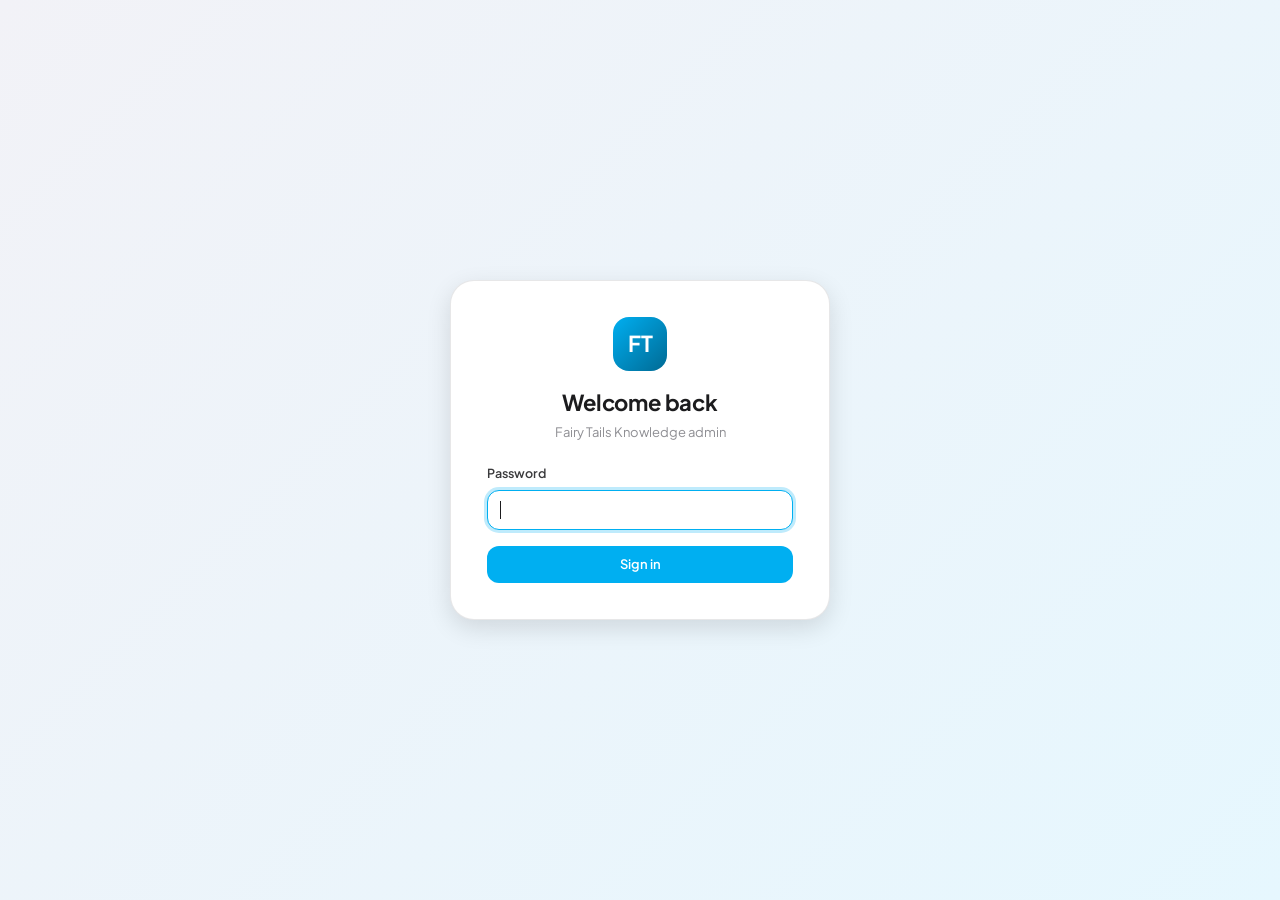
<file: index.html>
<!DOCTYPE html>
<html lang="en">
<head>
  <meta charset="utf-8">
  <meta name="viewport" content="width=device-width, initial-scale=1">
  <title>Fairy Tails Knowledge</title>
  <meta http-equiv="refresh" content="0; url=admin/index.html">
</head>
<body>
  <p>Redirecting to <a href="admin/index.html">the admin dashboard</a>…</p>
</body>
</html>
</file>
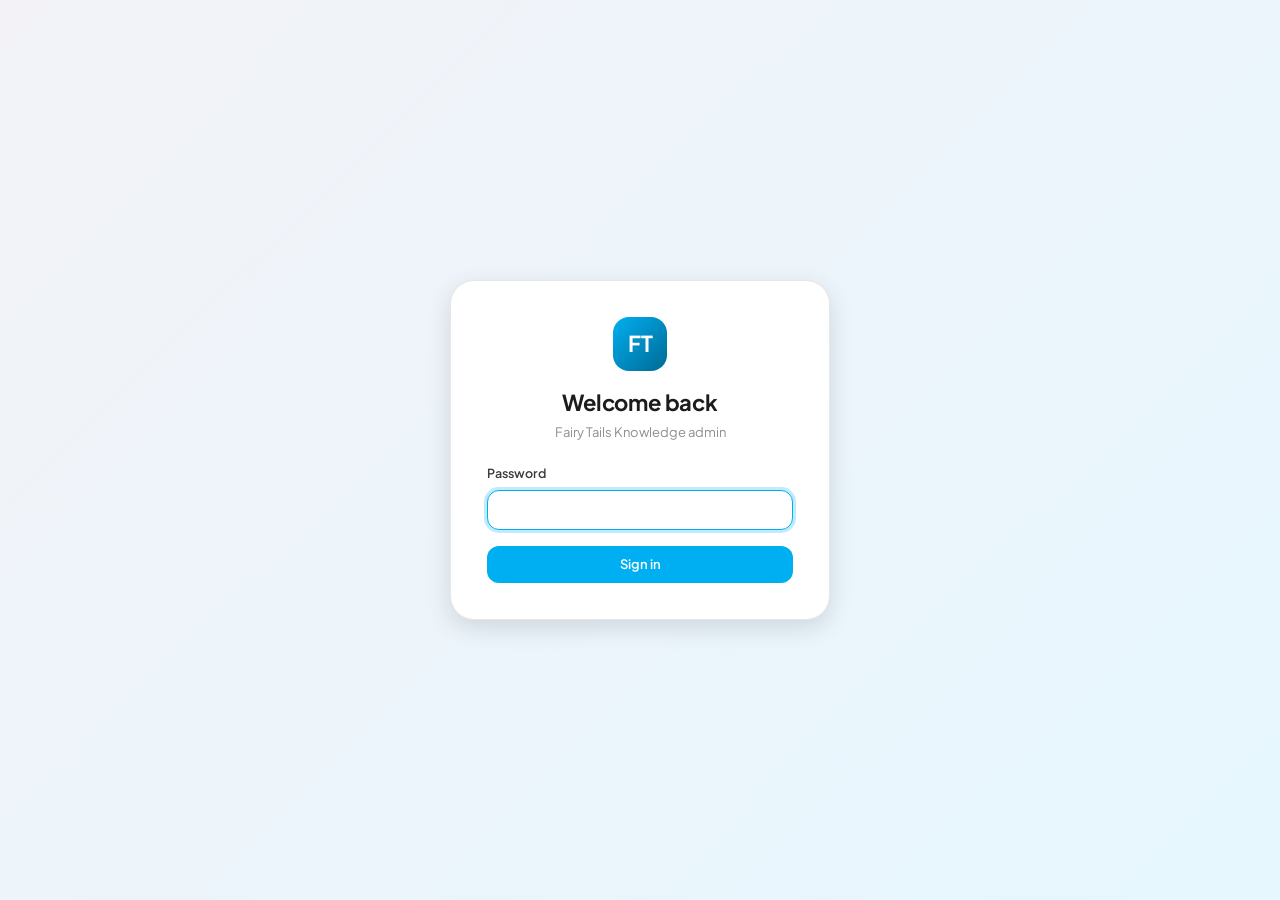
<file: admin/index.html>
<!DOCTYPE html>
<html lang="en">
<head>
  <meta charset="utf-8">
  <meta name="viewport" content="width=device-width, initial-scale=1">
  <title>Fairy Tails Knowledge — loading</title>
  <link rel="stylesheet" href="css/tokens.css">
  <link rel="stylesheet" href="css/base.css">
  <script type="module">
    import { hasValidSession } from "./js/auth.js";
    const target = hasValidSession() ? "dashboard.html" : "login.html";
    location.replace(target);
  </script>
</head>
<body>
  <main>
    <p class="muted center">Loading…</p>
  </main>
</body>
</html>
</file>
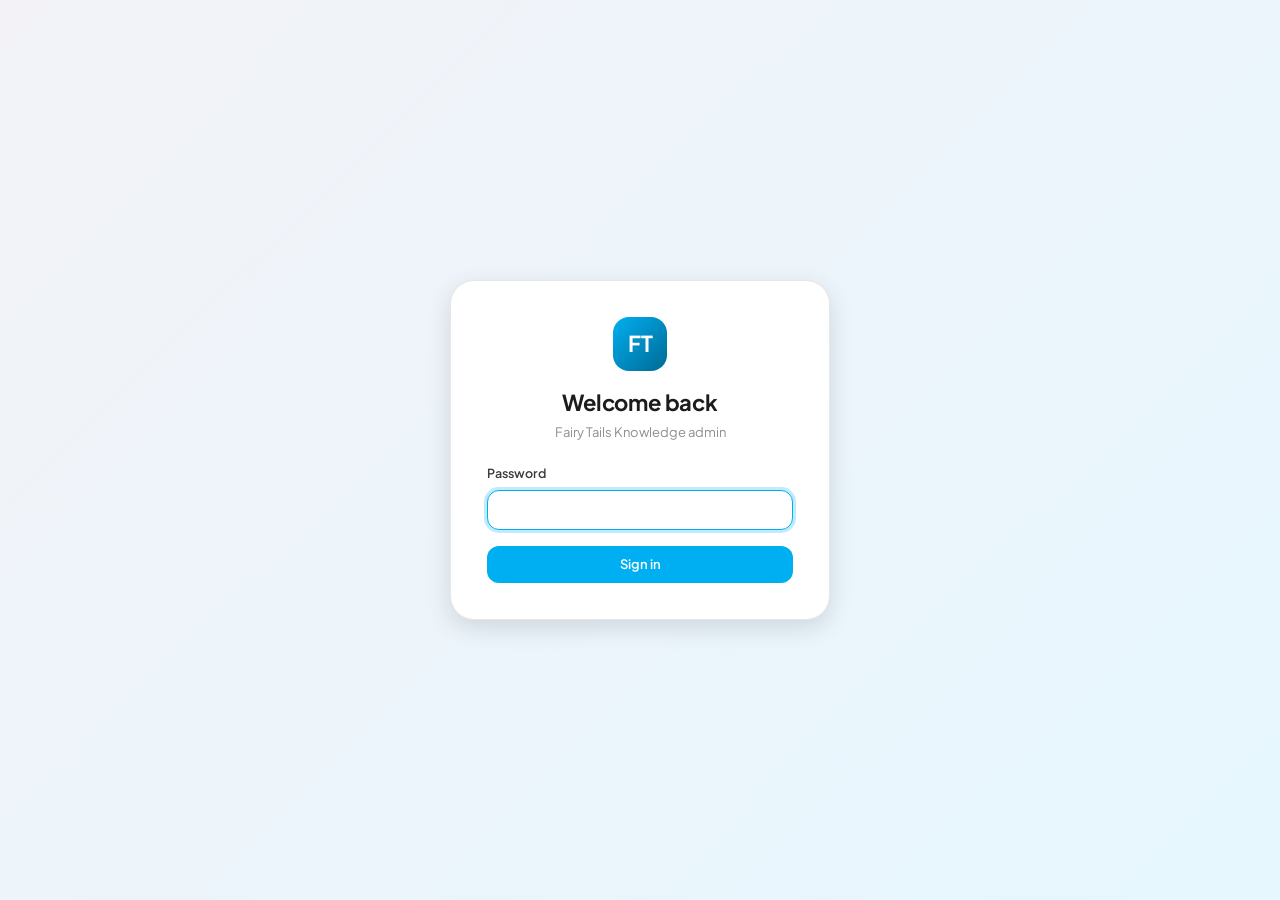
<file: admin/dashboard.html>
<!DOCTYPE html>
<html lang="en">
<head>
  <meta charset="utf-8">
  <meta name="viewport" content="width=device-width, initial-scale=1">
  <title>Home — Fairy Tails Knowledge</title>
  <link rel="stylesheet" href="css/tokens.css">
  <link rel="stylesheet" href="css/base.css">
  <link rel="stylesheet" href="css/components.css">
  <link rel="stylesheet" href="css/pages/dashboard.css">
</head>
<body>
<div class="app">
  <!-- ─── SIDEBAR ─── -->
  <aside class="sb">
    <div class="sb__brand">
      <div class="sb__logo">FT</div>
      <div>
        <div class="sb__name">Fairy Tails</div>
        <div class="sb__sub">Knowledge admin</div>
      </div>
    </div>
    <nav class="sb__nav" aria-label="Primary">
      <a href="dashboard.html"  class="sb__link" aria-current="page">
        <svg width="16" height="16" viewBox="0 0 24 24" fill="none" stroke="currentColor" stroke-width="1.8" stroke-linecap="round" stroke-linejoin="round"><path d="M3 12l9-9 9 9v9a2 2 0 0 1-2 2h-4v-7H10v7H6a2 2 0 0 1-2-2v-9z"/></svg>
        Home
      </a>
      <a href="library.html"    class="sb__link">
        <svg width="16" height="16" viewBox="0 0 24 24" fill="none" stroke="currentColor" stroke-width="1.8" stroke-linecap="round" stroke-linejoin="round"><circle cx="11" cy="11" r="7"/><path d="m21 21-4.3-4.3"/></svg>
        Breeds <span class="count" data-sb-count="breeds"></span>
      </a>
      <a href="upload.html"     class="sb__link">
        <svg width="16" height="16" viewBox="0 0 24 24" fill="none" stroke="currentColor" stroke-width="1.8" stroke-linecap="round" stroke-linejoin="round"><path d="M12 3v12m0-12-4 4m4-4 4 4M4 17v2a2 2 0 0 0 2 2h12a2 2 0 0 0 2-2v-2"/></svg>
        Add new
      </a>
      <a href="library.html?status=review" class="sb__link">
        <svg width="16" height="16" viewBox="0 0 24 24" fill="none" stroke="currentColor" stroke-width="1.8" stroke-linecap="round" stroke-linejoin="round"><path d="M9 11l3 3L22 4"/><path d="M21 12v7a2 2 0 0 1-2 2H5a2 2 0 0 1-2-2V5a2 2 0 0 1 2-2h11"/></svg>
        Needs review <span class="count" data-sb-count="review"></span>
      </a>
      <div class="sb__group">Manage</div>
      <a href="publish.html"    class="sb__link">
        <svg width="16" height="16" viewBox="0 0 24 24" fill="none" stroke="currentColor" stroke-width="1.8" stroke-linecap="round" stroke-linejoin="round"><path d="M5 12l5 5L20 7"/></svg>
        Private TV <span class="count" data-sb-count="publish"></span>
      </a>
    </nav>
    <div class="sb__user">
      <div class="sb__avatar" id="user-initials">·</div>
      <div class="sb__userinfo">
        <div class="sb__username" id="user-name">Signed in</div>
        <div class="sb__userrole">Admin</div>
      </div>
      <a href="#" class="sb__signout" id="logout-link" title="Sign out">
        <svg width="14" height="14" viewBox="0 0 24 24" fill="none" stroke="currentColor" stroke-width="1.8" stroke-linecap="round" stroke-linejoin="round"><path d="M9 21H5a2 2 0 0 1-2-2V5a2 2 0 0 1 2-2h4M16 17l5-5-5-5M21 12H9"/></svg>
      </a>
    </div>
  </aside>

  <!-- ─── MAIN ─── -->
  <main class="main">
    <header class="topbar">
      <nav class="crumbs"><strong>Home</strong></nav>
      <div class="topbar__spacer"></div>
      <form class="search" id="topbar-search-form" onsubmit="return false">
        <svg width="14" height="14" viewBox="0 0 24 24" fill="none" stroke="currentColor" stroke-width="1.8" stroke-linecap="round" stroke-linejoin="round"><circle cx="11" cy="11" r="7"/><path d="m21 21-4.3-4.3"/></svg>
        <input id="topbar-search" placeholder="Search breeds, cards, pages…" autocomplete="off">
        <kbd>⌘K</kbd>
      </form>
      <a href="upload.html" class="btn">
        <svg width="14" height="14" viewBox="0 0 24 24" fill="none" stroke="currentColor" stroke-width="2.2" stroke-linecap="round"><path d="M12 5v14M5 12h14"/></svg>
        New breed card
      </a>
    </header>

    <div class="content">
      <div class="content__head">
        <div>
          <h1 class="content__title home__greeting" id="home-greeting">Welcome back</h1>
          <p class="content__sub home__meta" id="home-meta">Today's overview</p>
        </div>
      </div>

      <!-- Quick add -->
      <div class="quickadd">
        <div class="quickadd__icon">
          <svg width="22" height="22" viewBox="0 0 24 24" fill="none" stroke="currentColor" stroke-width="2" stroke-linecap="round" stroke-linejoin="round"><path d="M12 5v14M5 12h14"/></svg>
        </div>
        <div class="quickadd__body">
          <h2 class="quickadd__title">Add or update a breed in seconds</h2>
          <p class="quickadd__sub">Type a name to find an existing card, or create a new one.</p>
        </div>
        <div class="quickadd__input">
          <svg width="16" height="16" viewBox="0 0 24 24" fill="none" stroke="currentColor" stroke-width="1.8" stroke-linecap="round" stroke-linejoin="round"><circle cx="11" cy="11" r="7"/><path d="m21 21-4.3-4.3"/></svg>
          <input id="home-quick-find" placeholder="Try “Cavapoo”, “Cocker”, “Labradoodle”…">
        </div>
      </div>

      <!-- Stats -->
      <div class="stats">
        <div class="stat">
          <div class="stat__label"><span class="stat__icon" style="background:var(--color-brand)"><svg width="14" height="14" viewBox="0 0 24 24" fill="none" stroke="currentColor" stroke-width="2" stroke-linecap="round" stroke-linejoin="round"><path d="M22 11V3l-4 4M2 13v8l4-4M22 21l-7-7M2 3l7 7"/></svg></span>Live cards</div>
          <div class="stat__num" data-stat="live-cards">—</div>
          <div class="stat__delta" data-stat-delta="live-cards"></div>
        </div>
        <div class="stat">
          <div class="stat__label"><span class="stat__icon" style="background:var(--color-warning)"><svg width="14" height="14" viewBox="0 0 24 24" fill="none" stroke="currentColor" stroke-width="2" stroke-linecap="round" stroke-linejoin="round"><circle cx="12" cy="12" r="10"/><path d="M12 6v6l4 2"/></svg></span>Need review</div>
          <div class="stat__num" data-stat="needs-review">—</div>
          <div class="stat__delta" data-stat-delta="needs-review"></div>
        </div>
        <div class="stat">
          <div class="stat__label"><span class="stat__icon" style="background:var(--color-success)"><svg width="14" height="14" viewBox="0 0 24 24" fill="none" stroke="currentColor" stroke-width="2" stroke-linecap="round" stroke-linejoin="round"><path d="M5 12l5 5L20 7"/></svg></span>Pending TV release</div>
          <div class="stat__num" data-stat="ready-to-publish">—</div>
          <div class="stat__delta" data-stat-delta="ready-to-publish"></div>
        </div>
        <div class="stat">
          <div class="stat__label"><span class="stat__icon" style="background:var(--color-purple)"><svg width="14" height="14" viewBox="0 0 24 24" fill="none" stroke="currentColor" stroke-width="2" stroke-linecap="round" stroke-linejoin="round"><rect x="3" y="3" width="18" height="18" rx="2"/><path d="M3 9h18"/></svg></span>Drafts</div>
          <div class="stat__num" data-stat="drafts">—</div>
          <div class="stat__delta" data-stat-delta="drafts"></div>
        </div>
      </div>

      <!-- Two col -->
      <div class="two-col">
        <div class="card" id="today-card">
          <div class="card__hd">
            <div>
              <h2 class="card__title">Today's prep</h2>
              <div class="card__sub">Cards needed for today's bookings (pulled from appointments)</div>
            </div>
          </div>
          <div class="card__body card__body--p0 today" id="today-list"></div>
        </div>

        <div style="display:flex;flex-direction:column;gap:16px">
          <div class="card">
            <div class="card__hd"><h2 class="card__title">Oldest drafts</h2></div>
            <div class="card__body card__body--p0 blog" id="oldest-drafts"></div>
          </div>
          <div class="card">
            <div class="card__hd"><h2 class="card__title">Recently updated</h2></div>
            <div class="card__body" id="recently-updated"></div>
          </div>
        </div>
      </div>
    </div>
  </main>
</div>

<div id="modal-root"></div>
<div class="toast-container" id="toast-container"></div>

<script type="module" src="js/pages/dashboard.js"></script>
</body>
</html>
</file>
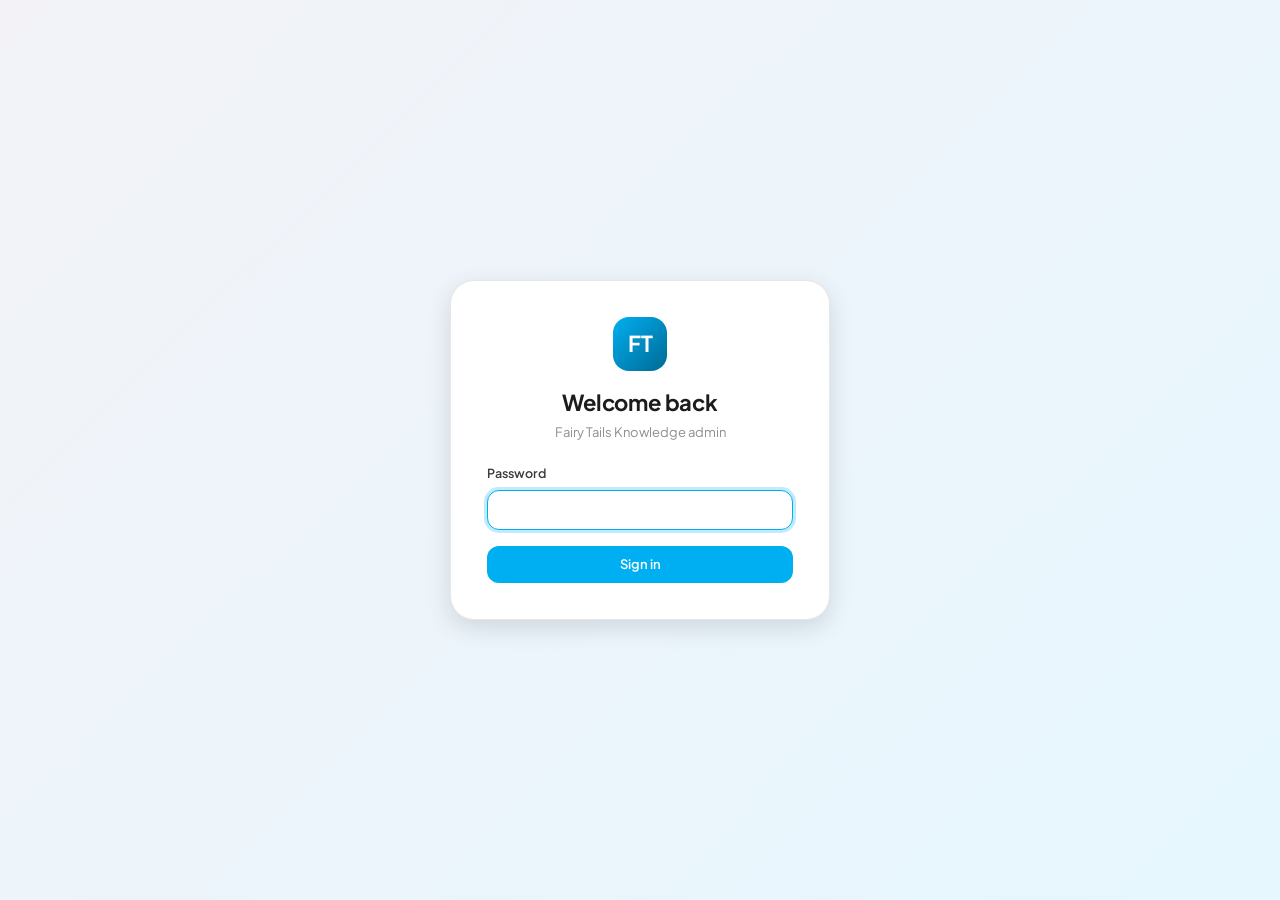
<file: admin/groom-types.html>
<!DOCTYPE html>
<html lang="en">
<head>
  <meta charset="utf-8">
  <meta name="viewport" content="width=device-width, initial-scale=1">
  <title>Cards — Fairy Tails Knowledge</title>
  <link rel="stylesheet" href="css/tokens.css">
  <link rel="stylesheet" href="css/base.css">
  <link rel="stylesheet" href="css/components.css">
</head>
<body>
<div class="app">
  <aside class="sb">
    <div class="sb__brand"><div class="sb__logo">FT</div><div><div class="sb__name">Fairy Tails</div><div class="sb__sub">Knowledge admin</div></div></div>
    <nav class="sb__nav" aria-label="Primary">
      <a href="dashboard.html" class="sb__link"><svg width="16" height="16" viewBox="0 0 24 24" fill="none" stroke="currentColor" stroke-width="1.8" stroke-linecap="round" stroke-linejoin="round"><path d="M3 12l9-9 9 9v9a2 2 0 0 1-2 2h-4v-7H10v7H6a2 2 0 0 1-2-2v-9z"/></svg>Home</a>
      <a href="library.html" class="sb__link" aria-current="page"><svg width="16" height="16" viewBox="0 0 24 24" fill="none" stroke="currentColor" stroke-width="1.8" stroke-linecap="round" stroke-linejoin="round"><circle cx="11" cy="11" r="7"/><path d="m21 21-4.3-4.3"/></svg>Breeds <span class="count" data-sb-count="breeds"></span></a>
      <a href="upload.html" class="sb__link"><svg width="16" height="16" viewBox="0 0 24 24" fill="none" stroke="currentColor" stroke-width="1.8" stroke-linecap="round" stroke-linejoin="round"><path d="M12 3v12m0-12-4 4m4-4 4 4M4 17v2a2 2 0 0 0 2 2h12a2 2 0 0 0 2-2v-2"/></svg>Add new</a>
      <a href="library.html?status=review" class="sb__link"><svg width="16" height="16" viewBox="0 0 24 24" fill="none" stroke="currentColor" stroke-width="1.8" stroke-linecap="round" stroke-linejoin="round"><path d="M9 11l3 3L22 4"/><path d="M21 12v7a2 2 0 0 1-2 2H5a2 2 0 0 1-2-2V5a2 2 0 0 1 2-2h11"/></svg>Needs review <span class="count" data-sb-count="review"></span></a>
      <div class="sb__group">Manage</div>
      <a href="publish.html" class="sb__link"><svg width="16" height="16" viewBox="0 0 24 24" fill="none" stroke="currentColor" stroke-width="1.8" stroke-linecap="round" stroke-linejoin="round"><path d="M5 12l5 5L20 7"/></svg>Private TV <span class="count" data-sb-count="publish"></span></a>
    </nav>
    <div class="sb__user">
      <div class="sb__avatar" id="user-initials">·</div>
      <div class="sb__userinfo"><div class="sb__username" id="user-name">Signed in</div><div class="sb__userrole">Admin</div></div>
      <a href="#" class="sb__signout" id="logout-link"><svg width="14" height="14" viewBox="0 0 24 24" fill="none" stroke="currentColor" stroke-width="1.8" stroke-linecap="round" stroke-linejoin="round"><path d="M9 21H5a2 2 0 0 1-2-2V5a2 2 0 0 1 2-2h4M16 17l5-5-5-5M21 12H9"/></svg></a>
    </div>
  </aside>

  <main class="main">
    <header class="topbar">
      <nav class="crumbs"><a href="library.html">Breeds</a> <svg width="10" height="10" viewBox="0 0 24 24" fill="none" stroke="currentColor" stroke-width="2" stroke-linecap="round"><path d="m9 18 6-6-6-6"/></svg> <strong id="crumb-title">Cards</strong></nav>
      <div class="topbar__spacer"></div>
    </header>

    <div class="content">
      <div class="content__head">
        <div>
          <h1 class="content__title" id="page-title">Loading…</h1>
          <p class="content__sub">Each card is one groom style for this breed (e.g. full groom, hand strip, puppy cut).</p>
        </div>
        <div class="content__actions">
          <button class="btn" id="add-button" type="button">
            <svg width="14" height="14" viewBox="0 0 24 24" fill="none" stroke="currentColor" stroke-width="2.2" stroke-linecap="round"><path d="M12 5v14M5 12h14"/></svg>
            Add card
          </button>
        </div>
      </div>

      <div class="card">
        <table class="table">
          <thead>
            <tr>
              <th>Card</th>
              <th>Status</th>
              <th>Default?</th>
              <th class="col-hide-sm">Last updated</th>
              <th>Actions</th>
            </tr>
          </thead>
          <tbody id="profiles-body">
            <tr><td colspan="5" class="muted center">Loading…</td></tr>
          </tbody>
        </table>
      </div>
    </div>
  </main>
</div>

<div id="modal-root"></div>
<div class="toast-container" id="toast-container"></div>

<script type="module" src="js/pages/groom-types.js"></script>
</body>
</html>
</file>
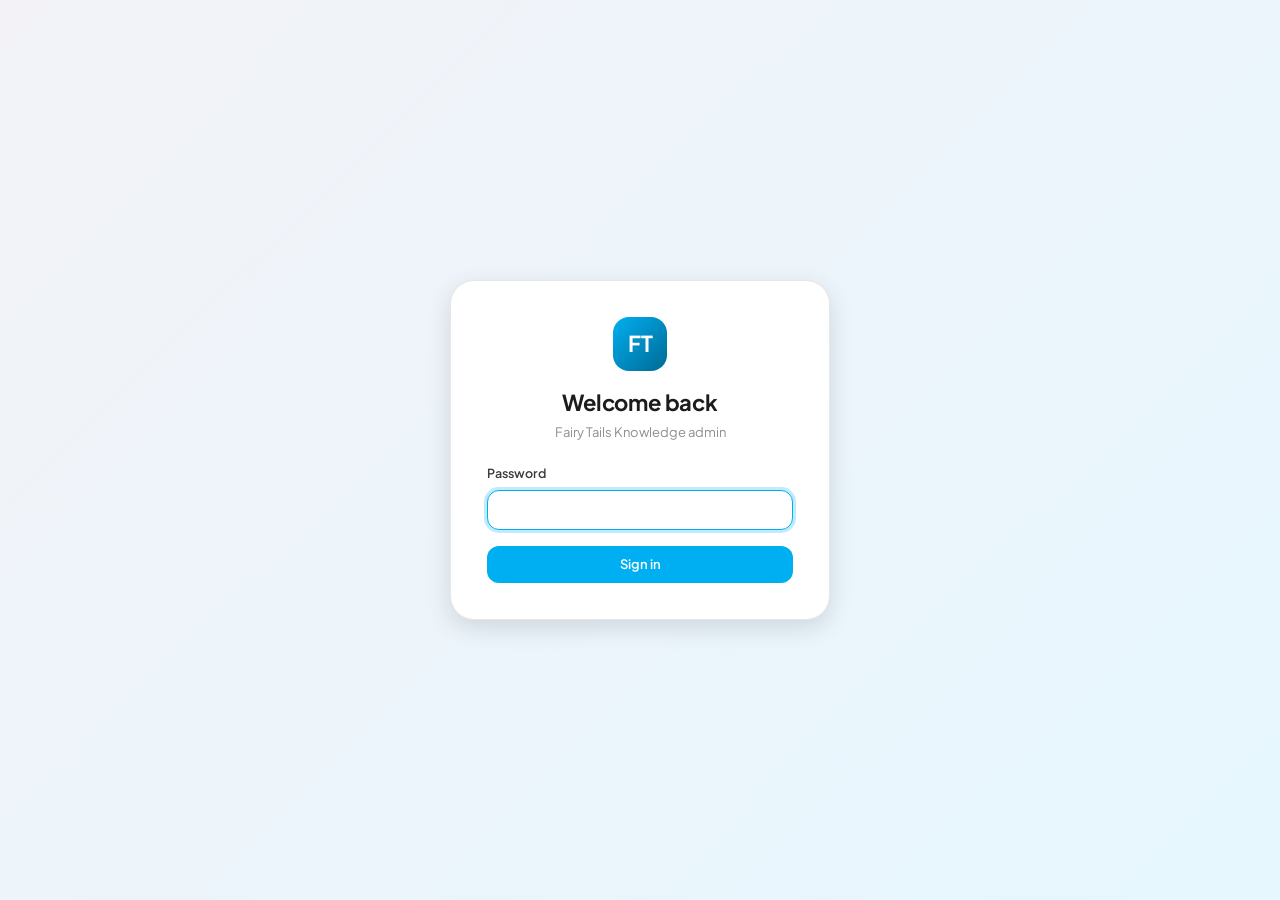
<file: admin/library.html>
<!DOCTYPE html>
<html lang="en">
<head>
  <meta charset="utf-8">
  <meta name="viewport" content="width=device-width, initial-scale=1">
  <title>Breeds — Fairy Tails Knowledge</title>
  <link rel="stylesheet" href="css/tokens.css">
  <link rel="stylesheet" href="css/base.css">
  <link rel="stylesheet" href="css/components.css">
  <link rel="stylesheet" href="css/pages/library.css">
</head>
<body>
<div class="app">
  <aside class="sb">
    <div class="sb__brand">
      <div class="sb__logo">FT</div>
      <div><div class="sb__name">Fairy Tails</div><div class="sb__sub">Knowledge admin</div></div>
    </div>
    <nav class="sb__nav" aria-label="Primary">
      <a href="dashboard.html" class="sb__link"><svg width="16" height="16" viewBox="0 0 24 24" fill="none" stroke="currentColor" stroke-width="1.8" stroke-linecap="round" stroke-linejoin="round"><path d="M3 12l9-9 9 9v9a2 2 0 0 1-2 2h-4v-7H10v7H6a2 2 0 0 1-2-2v-9z"/></svg>Home</a>
      <a href="library.html" class="sb__link" aria-current="page"><svg width="16" height="16" viewBox="0 0 24 24" fill="none" stroke="currentColor" stroke-width="1.8" stroke-linecap="round" stroke-linejoin="round"><circle cx="11" cy="11" r="7"/><path d="m21 21-4.3-4.3"/></svg>Breeds <span class="count" data-sb-count="breeds"></span></a>
      <a href="upload.html" class="sb__link"><svg width="16" height="16" viewBox="0 0 24 24" fill="none" stroke="currentColor" stroke-width="1.8" stroke-linecap="round" stroke-linejoin="round"><path d="M12 3v12m0-12-4 4m4-4 4 4M4 17v2a2 2 0 0 0 2 2h12a2 2 0 0 0 2-2v-2"/></svg>Add new</a>
      <a href="library.html?status=review" class="sb__link"><svg width="16" height="16" viewBox="0 0 24 24" fill="none" stroke="currentColor" stroke-width="1.8" stroke-linecap="round" stroke-linejoin="round"><path d="M9 11l3 3L22 4"/><path d="M21 12v7a2 2 0 0 1-2 2H5a2 2 0 0 1-2-2V5a2 2 0 0 1 2-2h11"/></svg>Needs review <span class="count" data-sb-count="review"></span></a>
      <div class="sb__group">Manage</div>
      <a href="publish.html" class="sb__link"><svg width="16" height="16" viewBox="0 0 24 24" fill="none" stroke="currentColor" stroke-width="1.8" stroke-linecap="round" stroke-linejoin="round"><path d="M5 12l5 5L20 7"/></svg>Private TV <span class="count" data-sb-count="publish"></span></a>
    </nav>
    <div class="sb__user">
      <div class="sb__avatar" id="user-initials">·</div>
      <div class="sb__userinfo"><div class="sb__username" id="user-name">Signed in</div><div class="sb__userrole">Admin</div></div>
      <a href="#" class="sb__signout" id="logout-link" title="Sign out"><svg width="14" height="14" viewBox="0 0 24 24" fill="none" stroke="currentColor" stroke-width="1.8" stroke-linecap="round" stroke-linejoin="round"><path d="M9 21H5a2 2 0 0 1-2-2V5a2 2 0 0 1 2-2h4M16 17l5-5-5-5M21 12H9"/></svg></a>
    </div>
  </aside>

  <main class="main">
    <header class="topbar">
      <nav class="crumbs"><strong>Breeds</strong></nav>
      <div class="topbar__spacer"></div>
      <form class="search" onsubmit="return false">
        <svg width="14" height="14" viewBox="0 0 24 24" fill="none" stroke="currentColor" stroke-width="1.8" stroke-linecap="round" stroke-linejoin="round"><circle cx="11" cy="11" r="7"/><path d="m21 21-4.3-4.3"/></svg>
        <input id="topbar-search" placeholder="Search breeds…" autocomplete="off">
        <kbd>⌘K</kbd>
      </form>
    </header>

    <div class="content">
      <div class="content__head">
        <div>
          <h1 class="content__title">Breeds</h1>
          <p class="content__sub">Find, edit and publish your salon's reference cards.</p>
        </div>
        <div class="content__actions">
          <a class="btn btn--secondary" href="reference-library.html">Reference catalogue</a>
          <button class="btn" id="new-breed-button">
            <svg width="14" height="14" viewBox="0 0 24 24" fill="none" stroke="currentColor" stroke-width="2.2" stroke-linecap="round"><path d="M12 5v14M5 12h14"/></svg>
            New breed
          </button>
        </div>
      </div>

      <div class="card">
        <div class="filters">
          <div class="field field--search">
            <svg width="14" height="14" viewBox="0 0 24 24" fill="none" stroke="currentColor" stroke-width="1.8" stroke-linecap="round" stroke-linejoin="round"><circle cx="11" cy="11" r="7"/><path d="m21 21-4.3-4.3"/></svg>
            <input id="search" type="search" placeholder="Search by name…" autocomplete="off">
          </div>
          <select id="filter-status">
            <option value="">All statuses</option>
            <option>Draft</option>
            <option>Processing</option>
            <option>Needs Review</option>
            <option>Published</option>
            <option>Archived</option>
            <option>Failed</option>
          </select>
          <select id="filter-type">
            <option value="">All types</option>
            <option value="pure">Pure breed</option>
            <option value="cross">Crossbreed</option>
          </select>
        </div>

        <table class="table">
          <thead>
            <tr>
              <th>Breed</th>
              <th class="col-hide-sm">Type</th>
              <th>Cards</th>
              <th class="col-hide-sm">Last updated</th>
            </tr>
          </thead>
          <tbody id="breed-table-body">
            <tr><td colspan="4" class="muted center">Loading…</td></tr>
          </tbody>
        </table>
      </div>
    </div>
  </main>
</div>

<div id="modal-root"></div>
<div class="toast-container" id="toast-container"></div>

<script type="module" src="js/pages/library.js"></script>
</body>
</html>
</file>
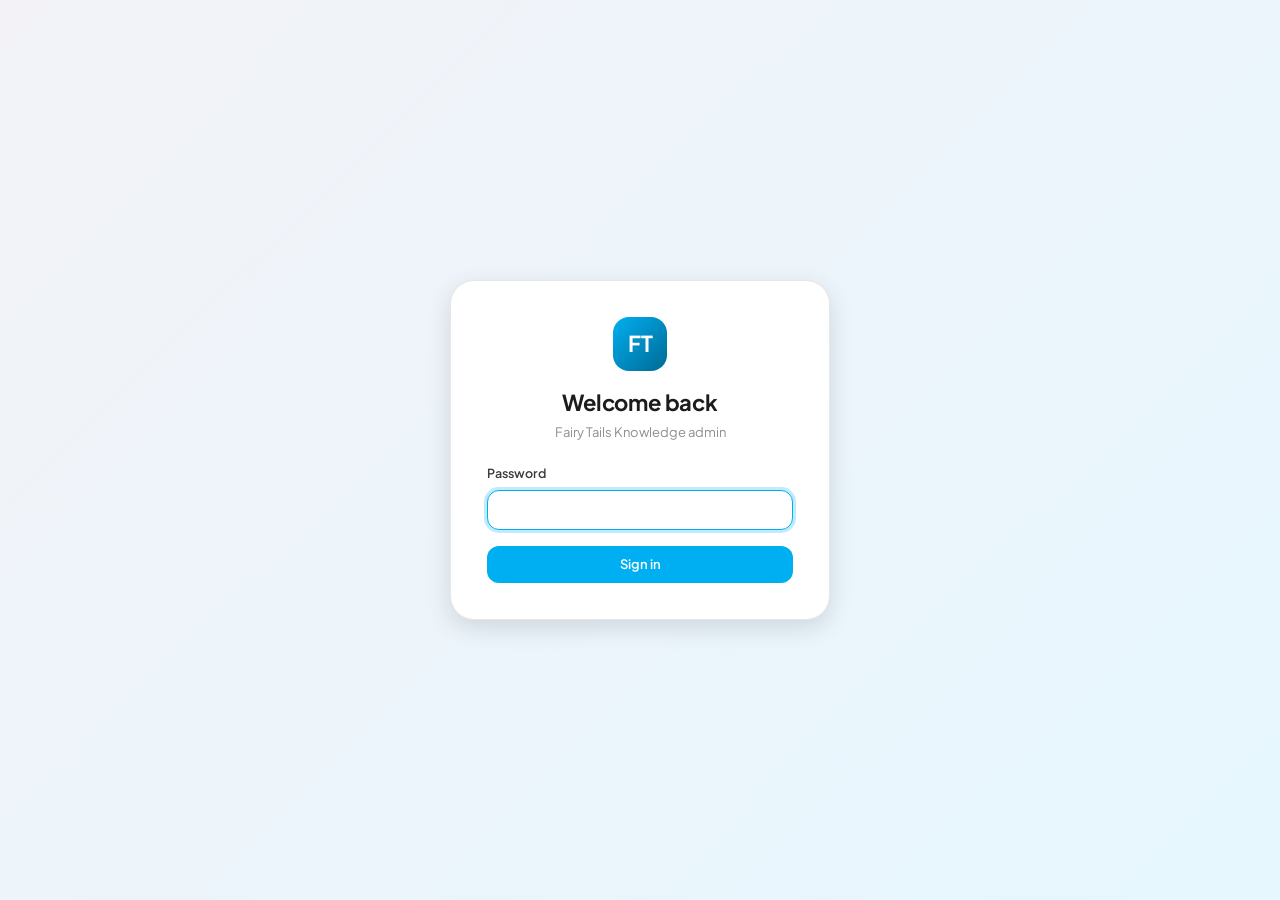
<file: admin/login.html>
<!DOCTYPE html>
<html lang="en">
<head>
  <meta charset="utf-8">
  <meta name="viewport" content="width=device-width, initial-scale=1">
  <title>Sign in — Fairy Tails Knowledge</title>
  <link rel="stylesheet" href="css/tokens.css">
  <link rel="stylesheet" href="css/base.css">
  <link rel="stylesheet" href="css/components.css">
</head>
<body>
  <main class="login">
    <div class="login__card">
      <div class="login__logo">FT</div>
      <h1 class="login__title">Welcome back</h1>
      <p class="login__sub">Fairy Tails Knowledge admin</p>

      <form id="login-form" class="stack" autocomplete="off" style="text-align:left;">
        <div>
          <label for="password">Password</label>
          <input id="password" type="password" autocomplete="current-password" required autofocus>
        </div>
        <button class="btn" type="submit" id="login-button" style="width:100%; justify-content:center;">Sign in</button>
      </form>

      <p class="muted" id="login-error" role="alert" style="margin-top:var(--space-3); color:var(--color-error); display:none;"></p>
    </div>
  </main>
  <div class="toast-container" id="toast-container"></div>
  <script type="module" src="js/pages/login.js"></script>
</body>
</html>
</file>
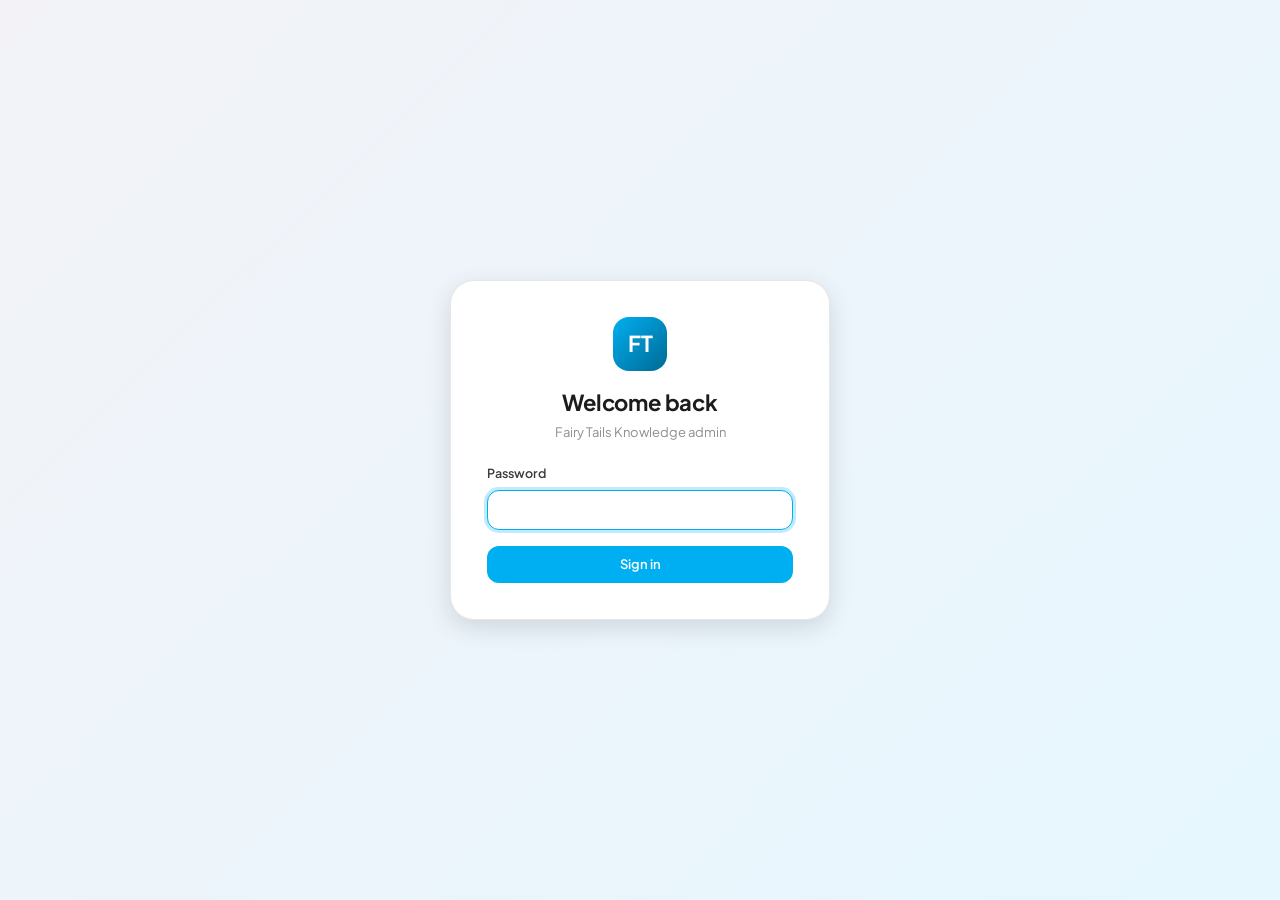
<file: admin/profile.html>
<!DOCTYPE html>
<html lang="en">
<head>
  <meta charset="utf-8">
  <meta name="viewport" content="width=device-width, initial-scale=1">
  <title>Card editor — Fairy Tails Knowledge</title>
  <link rel="stylesheet" href="css/tokens.css">
  <link rel="stylesheet" href="css/base.css">
  <link rel="stylesheet" href="css/components.css">
  <link rel="stylesheet" href="css/pages/profile.css">
</head>
<body>
<div class="app">
  <aside class="sb">
    <div class="sb__brand"><div class="sb__logo">FT</div><div><div class="sb__name">Fairy Tails</div><div class="sb__sub">Knowledge admin</div></div></div>
    <nav class="sb__nav" aria-label="Primary">
      <a href="dashboard.html" class="sb__link"><svg width="16" height="16" viewBox="0 0 24 24" fill="none" stroke="currentColor" stroke-width="1.8" stroke-linecap="round" stroke-linejoin="round"><path d="M3 12l9-9 9 9v9a2 2 0 0 1-2 2h-4v-7H10v7H6a2 2 0 0 1-2-2v-9z"/></svg>Home</a>
      <a href="library.html" class="sb__link" aria-current="page"><svg width="16" height="16" viewBox="0 0 24 24" fill="none" stroke="currentColor" stroke-width="1.8" stroke-linecap="round" stroke-linejoin="round"><circle cx="11" cy="11" r="7"/><path d="m21 21-4.3-4.3"/></svg>Breeds <span class="count" data-sb-count="breeds"></span></a>
      <a href="upload.html" class="sb__link"><svg width="16" height="16" viewBox="0 0 24 24" fill="none" stroke="currentColor" stroke-width="1.8" stroke-linecap="round" stroke-linejoin="round"><path d="M12 3v12m0-12-4 4m4-4 4 4M4 17v2a2 2 0 0 0 2 2h12a2 2 0 0 0 2-2v-2"/></svg>Add new</a>
      <a href="library.html?status=review" class="sb__link"><svg width="16" height="16" viewBox="0 0 24 24" fill="none" stroke="currentColor" stroke-width="1.8" stroke-linecap="round" stroke-linejoin="round"><path d="M9 11l3 3L22 4"/><path d="M21 12v7a2 2 0 0 1-2 2H5a2 2 0 0 1-2-2V5a2 2 0 0 1 2-2h11"/></svg>Needs review <span class="count" data-sb-count="review"></span></a>
      <div class="sb__group">Manage</div>
      <a href="publish.html" class="sb__link"><svg width="16" height="16" viewBox="0 0 24 24" fill="none" stroke="currentColor" stroke-width="1.8" stroke-linecap="round" stroke-linejoin="round"><path d="M5 12l5 5L20 7"/></svg>Private TV <span class="count" data-sb-count="publish"></span></a>
    </nav>
    <div class="sb__user">
      <div class="sb__avatar" id="user-initials">·</div>
      <div class="sb__userinfo"><div class="sb__username" id="user-name">Signed in</div><div class="sb__userrole">Admin</div></div>
      <a href="#" class="sb__signout" id="logout-link"><svg width="14" height="14" viewBox="0 0 24 24" fill="none" stroke="currentColor" stroke-width="1.8" stroke-linecap="round" stroke-linejoin="round"><path d="M9 21H5a2 2 0 0 1-2-2V5a2 2 0 0 1 2-2h4M16 17l5-5-5-5M21 12H9"/></svg></a>
    </div>
  </aside>

  <main class="main">
    <header class="topbar">
      <nav class="crumbs"><a href="library.html">Breeds</a> <svg width="10" height="10" viewBox="0 0 24 24" fill="none" stroke="currentColor" stroke-width="2" stroke-linecap="round"><path d="m9 18 6-6-6-6"/></svg> <strong id="crumb-title">Card editor</strong></nav>
      <div class="topbar__spacer"></div>
      <span id="status-pill"></span>
      <span id="save-status" class="muted" style="font-size:var(--font-size-sm);"></span>
      <button class="btn btn--secondary" id="back-button" type="button">← Breeds</button>
      <button class="btn" id="publish-button" type="button" disabled>Publish update</button>
    </header>

    <div class="content">
      <div class="content__head">
        <div>
          <h1 class="content__title" id="page-title">Loading…</h1>
          <p class="content__sub" id="page-subtitle"></p>
        </div>
      </div>

      <nav class="tabs" role="tablist" aria-label="Card sections">
        <button role="tab" class="tab tab--active" data-tab="text"    aria-selected="true">Card text</button>
        <button role="tab" class="tab"             data-tab="images"  aria-selected="false">Photos</button>
        <button role="tab" class="tab"             data-tab="display" aria-selected="false">How it looks on TV</button>
        <button role="tab" class="tab"             data-tab="history" aria-selected="false">History</button>
      </nav>

      <!-- TEXT -->
      <section id="tab-text" class="tab-panel" role="tabpanel">
        <div class="two-col">
          <div>
            <div class="card" style="margin-bottom:var(--space-3);">
              <div class="card__header">
                <h2 class="card__title">Sections</h2>
                <button class="btn btn--small btn--secondary" id="add-section-button" type="button">+ Add section</button>
              </div>
              <div class="card__body" id="sections-list">
                <p class="muted">Loading…</p>
              </div>
            </div>
          </div>
          <div class="card">
            <div class="card__header"><h2 class="card__title">Important notes</h2></div>
            <div class="card__body">
              <textarea id="important-notes" rows="5" placeholder="Coat-handling notes, owner preferences, hand-strip suitability…"></textarea>
            </div>
          </div>
        </div>
      </section>

      <!-- PHOTOS -->
      <section id="tab-images" class="tab-panel" hidden role="tabpanel">
        <div class="card">
          <div class="card__header">
            <h2 class="card__title">Photos</h2>
            <div class="row" style="gap:var(--space-2); flex-wrap:wrap;">
              <button class="btn btn--secondary" id="reextract-button" type="button" hidden>Re-read sections</button>
              <a class="btn btn--secondary" id="source-reference-link" hidden>Open source reference</a>
              <a class="btn" id="open-snip-link">Open snipping tool →</a>
            </div>
          </div>
          <div class="card__body">
            <p class="muted">Use the snipping tool to upload page-render JPEGs and crop diagrams from them. Or use the <a href="upload.html">Add new</a> page for already-cropped photos with a role selector.</p>

            <div style="margin-top:var(--space-4)">
              <h3>Page renders <span class="muted" id="page-render-count" style="font-weight:normal; font-size:var(--font-size-base);">— loading…</span></h3>
              <div id="page-renders-list" class="muted">Loading…</div>
            </div>

            <div style="margin-top:var(--space-5)">
              <h3>Cropped photos <span class="muted" id="image-count" style="font-weight:normal; font-size:var(--font-size-base);">— loading…</span></h3>
              <div id="images-list" class="muted">Loading…</div>
            </div>
          </div>
        </div>

        <div class="card" id="pending-headings-card" hidden style="margin-top:var(--space-4);">
          <div class="card__header">
            <h2 class="card__title">Pending heading approvals <span class="muted" id="pending-headings-count" style="font-weight:normal; font-size:var(--font-size-base);"></span></h2>
          </div>
          <div class="card__body">
            <p class="muted">We spotted these extra headings during text-reading. Approve to add to the card, ignore to discard, or edit before adding.</p>
            <div id="pending-headings-list"></div>
          </div>
        </div>
      </section>

      <!-- DISPLAY -->
      <section id="tab-display" class="tab-panel" hidden role="tabpanel">
        <div class="card">
          <div class="card__header"><h2 class="card__title">How it looks on the salon TV</h2></div>
          <div class="card__body" style="display:flex;flex-direction:column;gap:var(--space-4)">
            <div>
              <label for="image-panel-width">Photo / text split</label>
              <div class="row" style="align-items:center; gap:var(--space-3);">
                <input type="range" id="image-panel-width" min="50" max="90" step="5" value="75" style="flex:1;">
                <span class="muted" id="split-display">75% / 25%</span>
              </div>
            </div>
            <div>
              <label for="font-size">Text size</label>
              <select id="font-size">
                <option value="small">Small</option>
                <option value="medium" selected>Medium</option>
                <option value="large">Large</option>
              </select>
            </div>
            <div>
              <label for="theme">Theme</label>
              <select id="theme">
                <option value="default" selected>Default</option>
                <option value="high-contrast">High contrast</option>
              </select>
            </div>
            <div class="row" style="gap:var(--space-5); flex-wrap:wrap;">
              <label style="display:flex; align-items:center; gap:var(--space-2); margin:0;">
                <input type="checkbox" id="show-blade-box" checked style="width:auto;">
                Show blade-number box on TV
              </label>
              <label style="display:flex; align-items:center; gap:var(--space-2); margin:0;">
                <input type="checkbox" id="show-warnings" checked style="width:auto;">
                Show warnings on TV
              </label>
              <label style="display:flex; align-items:center; gap:var(--space-2); margin:0;">
                <input type="checkbox" id="default-profile" style="width:auto;">
                Use this card as the breed's default
              </label>
            </div>
          </div>
        </div>
      </section>

      <!-- HISTORY -->
      <section id="tab-history" class="tab-panel" hidden role="tabpanel">
        <div class="card">
          <div class="card__header"><h2 class="card__title">Version history</h2></div>
          <div class="card__body" id="history-list"><p class="muted">Loading…</p></div>
        </div>
      </section>
    </div>
  </main>
</div>

<div id="modal-root"></div>
<div class="toast-container" id="toast-container"></div>

<script type="module" src="js/pages/profile.js"></script>
</body>
</html>
</file>
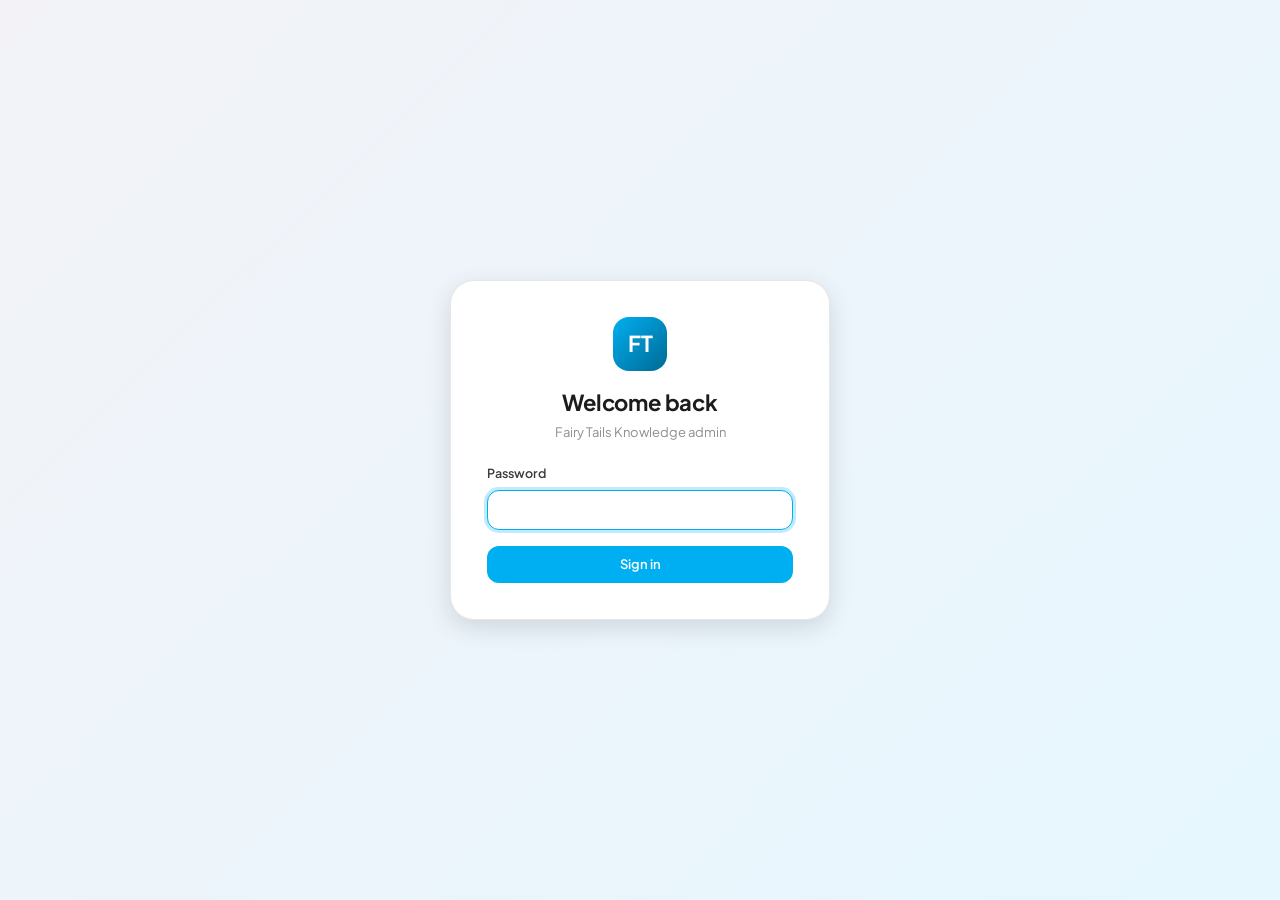
<file: admin/publish.html>
<!DOCTYPE html>
<html lang="en">
<head>
  <meta charset="utf-8">
  <meta name="viewport" content="width=device-width, initial-scale=1">
  <title>Private TV releases — Fairy Tails Knowledge</title>
  <link rel="stylesheet" href="css/tokens.css">
  <link rel="stylesheet" href="css/base.css">
  <link rel="stylesheet" href="css/components.css">
</head>
<body>
<div class="app">
  <aside class="sb">
    <div class="sb__brand"><div class="sb__logo">FT</div><div><div class="sb__name">Fairy Tails</div><div class="sb__sub">Knowledge admin</div></div></div>
    <nav class="sb__nav" aria-label="Primary">
      <a href="dashboard.html" class="sb__link"><svg width="16" height="16" viewBox="0 0 24 24" fill="none" stroke="currentColor" stroke-width="1.8" stroke-linecap="round" stroke-linejoin="round"><path d="M3 12l9-9 9 9v9a2 2 0 0 1-2 2h-4v-7H10v7H6a2 2 0 0 1-2-2v-9z"/></svg>Home</a>
      <a href="library.html" class="sb__link"><svg width="16" height="16" viewBox="0 0 24 24" fill="none" stroke="currentColor" stroke-width="1.8" stroke-linecap="round" stroke-linejoin="round"><circle cx="11" cy="11" r="7"/><path d="m21 21-4.3-4.3"/></svg>Breeds <span class="count" data-sb-count="breeds"></span></a>
      <a href="upload.html" class="sb__link"><svg width="16" height="16" viewBox="0 0 24 24" fill="none" stroke="currentColor" stroke-width="1.8" stroke-linecap="round" stroke-linejoin="round"><path d="M12 3v12m0-12-4 4m4-4 4 4M4 17v2a2 2 0 0 0 2 2h12a2 2 0 0 0 2-2v-2"/></svg>Add new</a>
      <a href="library.html?status=review" class="sb__link"><svg width="16" height="16" viewBox="0 0 24 24" fill="none" stroke="currentColor" stroke-width="1.8" stroke-linecap="round" stroke-linejoin="round"><path d="M9 11l3 3L22 4"/><path d="M21 12v7a2 2 0 0 1-2 2H5a2 2 0 0 1-2-2V5a2 2 0 0 1 2-2h11"/></svg>Needs review <span class="count" data-sb-count="review"></span></a>
      <div class="sb__group">Manage</div>
      <a href="publish.html" class="sb__link" aria-current="page"><svg width="16" height="16" viewBox="0 0 24 24" fill="none" stroke="currentColor" stroke-width="1.8" stroke-linecap="round" stroke-linejoin="round"><path d="M5 12l5 5L20 7"/></svg>Private TV <span class="count" data-sb-count="publish"></span></a>
    </nav>
    <div class="sb__user">
      <div class="sb__avatar" id="user-initials">·</div>
      <div class="sb__userinfo"><div class="sb__username" id="user-name">Signed in</div><div class="sb__userrole">Admin</div></div>
      <a href="#" class="sb__signout" id="logout-link"><svg width="14" height="14" viewBox="0 0 24 24" fill="none" stroke="currentColor" stroke-width="1.8" stroke-linecap="round" stroke-linejoin="round"><path d="M9 21H5a2 2 0 0 1-2-2V5a2 2 0 0 1 2-2h4M16 17l5-5-5-5M21 12H9"/></svg></a>
    </div>
  </aside>

  <main class="main">
    <header class="topbar">
      <nav class="crumbs"><strong>Private TV releases</strong></nav>
      <div class="topbar__spacer"></div>
    </header>

    <div class="content">
      <div class="content__head">
        <div>
          <h1 class="content__title">Private TV releases</h1>
          <p class="content__sub">Reconcile approved profiles with a checksummed release already deployed behind the salon TV PIN.</p>
        </div>
      </div>

      <div class="card" style="margin-bottom:20px">
        <div class="card__header">
          <div>
            <h2 class="card__title">Current protected release</h2>
            <div class="card__sub" id="release-summary">Loading release status…</div>
          </div>
          <a class="btn btn--secondary btn--small" id="release-live-link" href="https://auto.thefairytails.co.uk/salon-tv/" target="_blank" rel="noopener">Open private TV</a>
        </div>
        <div class="card__body">
          <p class="muted" style="margin-top:0">Only register a manifest after its matching TV bundle has been deployed and independently verified. Registration changes backend publication state; it never uploads book content to public GitHub Pages.</p>
          <div style="display:flex;gap:10px;align-items:center;flex-wrap:wrap">
            <input id="release-file" type="file" accept="application/json,.json">
            <button class="btn btn--small" id="register-release" type="button" disabled>Register verified release</button>
            <span class="muted" id="release-file-name">Choose a release-registration JSON file.</span>
          </div>
        </div>
      </div>

      <div class="card">
        <table class="table">
          <thead>
            <tr>
              <th>Breed / Card</th>
              <th>Status</th>
              <th class="col-hide-sm">Updated</th>
              <th>Actions</th>
            </tr>
          </thead>
          <tbody id="drafts-body">
            <tr><td colspan="4" class="muted center">Loading pending profiles…</td></tr>
          </tbody>
        </table>
      </div>
    </div>
  </main>
</div>

<div id="modal-root"></div>
<div class="toast-container" id="toast-container"></div>

<script type="module" src="js/pages/publish.js"></script>
</body>
</html>
</file>
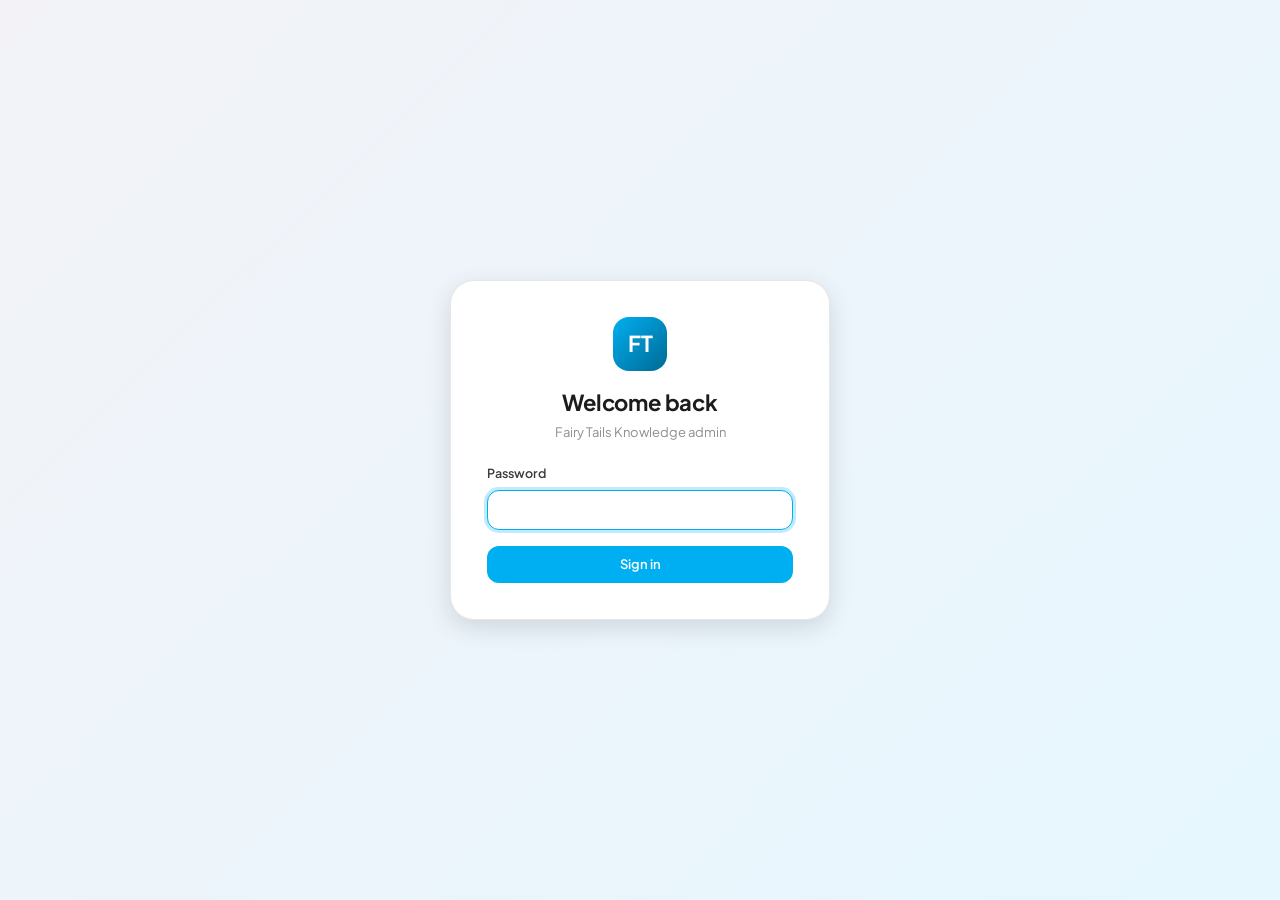
<file: admin/reference-library.html>
<!DOCTYPE html>
<html lang="en">
<head>
  <meta charset="utf-8">
  <meta name="viewport" content="width=device-width, initial-scale=1">
  <title>Reference catalogue — Fairy Tails Knowledge</title>
  <link rel="stylesheet" href="css/tokens.css">
  <link rel="stylesheet" href="css/base.css">
  <link rel="stylesheet" href="css/components.css">
  <link rel="stylesheet" href="css/pages/reference-library.css">
</head>
<body>
<div class="app">
  <aside class="sb">
    <div class="sb__brand">
      <div class="sb__logo">FT</div>
      <div><div class="sb__name">Fairy Tails</div><div class="sb__sub">Knowledge admin</div></div>
    </div>
    <nav class="sb__nav" aria-label="Primary">
      <a href="dashboard.html" class="sb__link">Home</a>
      <a href="library.html" class="sb__link">Breeds</a>
      <a href="reference-library.html" class="sb__link" aria-current="page">Reference catalogue</a>
      <a href="upload.html" class="sb__link">Add new</a>
      <div class="sb__group">Manage</div>
      <a href="publish.html" class="sb__link">Private TV</a>
    </nav>
    <div class="sb__user">
      <div class="sb__avatar" id="user-initials">·</div>
      <div class="sb__userinfo"><div class="sb__username" id="user-name">Signed in</div><div class="sb__userrole">Admin</div></div>
      <a href="#" class="sb__signout" id="logout-link" title="Sign out">↪</a>
    </div>
  </aside>

  <main class="main">
    <header class="topbar">
      <nav class="crumbs"><a href="library.html">Breeds</a><span>/</span><strong>Reference catalogue</strong></nav>
    </header>
    <div class="content reference-layout">
      <section>
        <div class="content__head">
          <div>
            <h1 class="content__title">Reference catalogue</h1>
            <p class="content__sub">Private source records. OCR, boundaries, labels and blade numbers remain review-gated.</p>
          </div>
        </div>

        <div class="reference-summary" id="reference-summary" aria-live="polite"></div>

        <div class="card reference-import">
          <h2>Import verified catalogue records</h2>
          <p class="muted">Choose JSON files from <code>software-catalog-final/breeds</code>. Only evidence-resolved records can be approved for profile creation; re-importing an unchanged record is idempotent.</p>
          <label class="btn" for="record-files">Choose breed records</label>
          <label class="btn btn--secondary" for="catalog-visual-files">Import private visual assets</label>
          <button class="btn btn--secondary" id="create-approved-profiles" type="button">Create approved Pet Groom drafts</button>
          <input id="record-files" class="visually-hidden" type="file" accept="application/json,.json" multiple>
          <input id="catalog-visual-files" class="visually-hidden" type="file" accept="image/png" multiple>
          <span id="import-progress" class="muted" role="status"></span>
        </div>

        <div class="card reference-browser">
          <div class="filters">
            <div class="field field--search"><input id="reference-search" type="search" placeholder="Search reference breeds…"></div>
            <select id="reference-status">
              <option value="">All review states</option>
              <option value="needs_review">Needs review</option>
              <option value="source_gap_supplemented">Source gap supplemented</option>
              <option value="approved">Approved</option>
            </select>
          </div>
          <table class="table">
            <thead><tr><th>Breed</th><th>Source</th><th>Review</th><th>High-risk</th></tr></thead>
            <tbody id="reference-table"><tr><td colspan="4" class="muted center">Loading…</td></tr></tbody>
          </table>
        </div>
      </section>

      <section class="card reference-detail" id="reference-detail">
        <p class="muted center">Choose a reference entry to inspect its text, illustrations and verification queue.</p>
      </section>
    </div>
  </main>
</div>
<div class="toast-container" id="toast-container"></div>
  <script type="module" src="js/pages/reference-library.js?v=20260807c"></script>
</body>
</html>
</file>
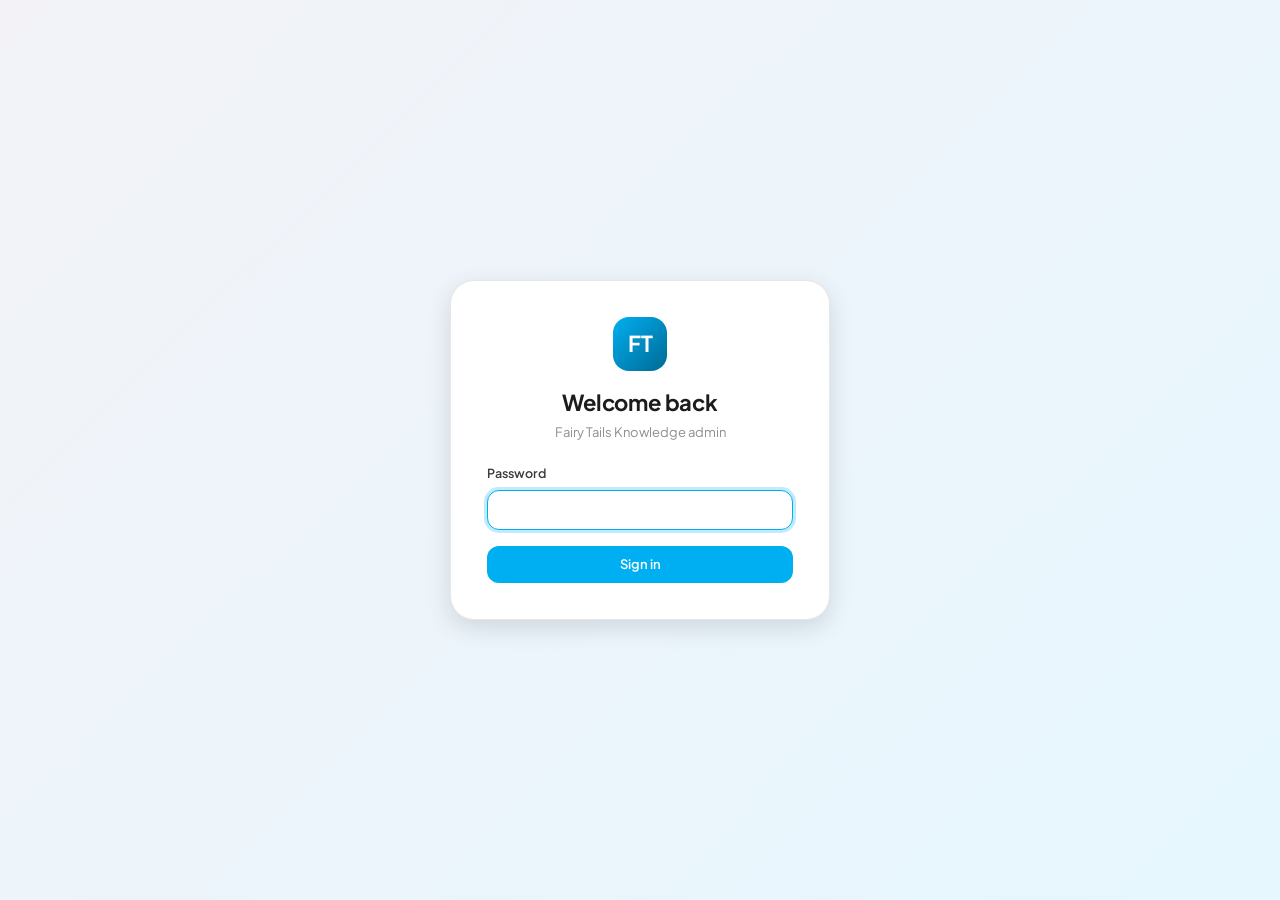
<file: admin/snip.html>
<!DOCTYPE html>
<html lang="en">
<head>
  <meta charset="utf-8">
  <meta name="viewport" content="width=device-width, initial-scale=1">
  <title>Snipping tool — Fairy Tails Knowledge</title>
  <link rel="preconnect" href="https://fonts.googleapis.com">
  <link rel="preconnect" href="https://fonts.gstatic.com" crossorigin>
  <link rel="stylesheet" href="https://fonts.googleapis.com/css2?family=Plus+Jakarta+Sans:wght@400;500;600;700&display=swap">
  <link rel="stylesheet" href="css/tokens.css">
  <link rel="stylesheet" href="css/base.css">
  <link rel="stylesheet" href="css/components.css">
  <link rel="stylesheet" href="../vendor/cropperjs/cropper.min.css">
  <link rel="stylesheet" href="css/pages/snip.css">
</head>
<body class="snip-page">
  <header class="topbar">
    <a href="dashboard.html" class="topbar__brand">Fairy Tails Knowledge</a>
    <nav class="topbar__nav" aria-label="Primary">
      <a href="dashboard.html" class="topbar__link">Dashboard</a>
      <a href="library.html"   class="topbar__link" aria-current="page">Library</a>
      <a href="upload.html"    class="topbar__link">Upload</a>
      <a href="#"              class="topbar__link" id="logout-link">Sign out</a>
    </nav>
  </header>

  <div class="snip-app">
    <!-- ─── Page header ─────────────────────────────────────────── -->
    <div class="snip-pageheader">
      <a id="back-link" href="library.html" class="snip-pageheader__back" aria-label="Back to profile">
        <svg width="14" height="14" viewBox="0 0 16 16" fill="none" stroke="currentColor"
             stroke-width="1.8" stroke-linecap="round" stroke-linejoin="round" aria-hidden="true">
          <path d="M10 12L6 8l4-4"/>
        </svg>
        Back
      </a>
      <div class="snip-pageheader__title">
        <span class="snip-pageheader__crumbs" id="page-crumbs">Loading…</span>
        <h1 class="snip-pageheader__name" id="page-title">Snipping tool</h1>
      </div>
      <div class="snip-pageheader__spacer"></div>

      <div class="snip-pageheader__progress" id="progress-pill">
        <span><strong id="progress-done">0</strong> of <strong id="progress-total">4</strong> required roles captured</span>
      </div>

      <span id="status" class="muted" style="font-size: 13px;"></span>

      <button class="snip-btn snip-btn--ghost" id="add-page-button" type="button">
        <svg width="14" height="14" viewBox="0 0 16 16" fill="none" stroke="currentColor"
             stroke-width="2" stroke-linecap="round" aria-hidden="true">
          <path d="M8 3v10M3 8h10"/>
        </svg>
        Add page
      </button>
      <input id="page-file-input" type="file" accept="image/jpeg,image/png" hidden>
    </div>

    <!-- ─── 3-pane layout ──────────────────────────────────────── -->
    <div class="snip-layout">

      <!-- Filmstrip (left) -->
      <aside class="snip-filmstrip" aria-label="Page renders">
        <div class="snip-pane-head">
          <span class="snip-pane-head__title">Pages</span>
          <span class="snip-pane-head__count" id="page-count">0</span>
        </div>
        <div class="snip-filmstrip__list" id="filmstrip">
          <p class="muted center" style="padding: 12px;">No pages yet.</p>
        </div>
      </aside>

      <!-- Stage (centre) -->
      <section class="snip-stage" aria-label="Crop stage">
        <div class="snip-stage__hint" id="stage-hint">
          <span>Drag on the page to make a crop, then press
            <kbd>M</kbd> <kbd>F</kbd> <kbd>B</kbd> <kbd>H</kbd> <kbd>S</kbd>
            to save</span>
        </div>

        <div class="snip-stage__canvas" id="canvas-area">
          <!-- Page render: Cropper.js mounts on this <img>. -->
          <div class="snip-stage__page" id="snip-img-wrap" hidden>
            <img id="snip-img" alt="Page render"
                 crossorigin="anonymous" referrerpolicy="no-referrer">
          </div>

          <!-- Empty state -->
          <div class="snip-stage__empty" id="canvas-empty">
            <div class="snip-stage__empty-icon">
              <svg width="36" height="36" viewBox="0 0 24 24" fill="none" stroke="currentColor"
                   stroke-width="1.6" stroke-linecap="round" stroke-linejoin="round" aria-hidden="true">
                <rect x="3" y="3" width="18" height="18" rx="3"/>
                <path d="M3 15l5-5 4 4 3-3 6 6"/>
                <circle cx="9" cy="9" r="1.5"/>
              </svg>
            </div>
            <h2>Add a page render to begin</h2>
            <p>Upload a JPG or PNG of the breed-card page. You'll then drag rectangles to crop the photos for each role.</p>
            <button class="snip-btn" id="empty-add-btn" type="button">
              <svg width="14" height="14" viewBox="0 0 16 16" fill="none" stroke="currentColor"
                   stroke-width="2.2" stroke-linecap="round" aria-hidden="true">
                <path d="M8 3v10M3 8h10"/>
              </svg>
              Add first page
            </button>
          </div>
        </div>

        <!-- Floating action bar -->
        <div class="snip-actionbar is-hidden" id="actionbar"
             role="toolbar" aria-label="Save crop as role">
          <span class="snip-actionbar__label">Save as</span>
          <button class="snip-role-btn snip-role-btn--primary"
                  data-role="main" style="--swatch: var(--role-main)" type="button">
            <span class="snip-role-btn__swatch"></span> Main
            <span class="snip-role-btn__key">M</span>
          </button>
          <button class="snip-role-btn"
                  data-role="front" style="--swatch: var(--role-front)" type="button">
            <span class="snip-role-btn__swatch"></span> Front
            <span class="snip-role-btn__key">F</span>
          </button>
          <button class="snip-role-btn"
                  data-role="back" style="--swatch: var(--role-back)" type="button">
            <span class="snip-role-btn__swatch"></span> Back
            <span class="snip-role-btn__key">B</span>
          </button>
          <button class="snip-role-btn"
                  data-role="head" style="--swatch: var(--role-head)" type="button">
            <span class="snip-role-btn__swatch"></span> Head
            <span class="snip-role-btn__key">H</span>
          </button>
          <button class="snip-role-btn"
                  data-role="supplementary" style="--swatch: var(--role-supp)" type="button">
            <span class="snip-role-btn__swatch"></span> Extra
            <span class="snip-role-btn__key">S</span>
          </button>
          <span class="snip-actionbar__divider"></span>
          <button class="snip-btn-icon" id="reset-crop"
                  title="Clear crop (Esc)" aria-label="Clear crop" type="button">
            <svg width="16" height="16" viewBox="0 0 16 16" fill="none" stroke="currentColor"
                 stroke-width="1.8" stroke-linecap="round" stroke-linejoin="round">
              <path d="M4 4l8 8M12 4l-8 8"/>
            </svg>
          </button>
        </div>
      </section>

      <!-- Summary (right) -->
      <aside class="snip-summary" aria-label="Saved crops">
        <div class="snip-pane-head">
          <span class="snip-pane-head__title">Saved crops</span>
          <span class="snip-pane-head__count" id="crop-count">0</span>
        </div>
        <div class="snip-summary__list" id="all-crops-list">
          <p class="muted center" style="padding: 16px; font-size: 13px;">No crops yet.</p>
        </div>

        <div class="snip-roles-checklist">
          <div class="snip-roles-checklist__title">Required roles</div>
          <div class="snip-roles-checklist__list" id="role-checklist"></div>
        </div>
      </aside>

    </div>
  </div>

  <div id="modal-root"></div>
  <div class="toast-container" id="toast-container"></div>

  <script src="../vendor/cropperjs/cropper.min.js" defer></script>
  <script type="module" src="js/pages/snip.js"></script>
</body>
</html>
</file>
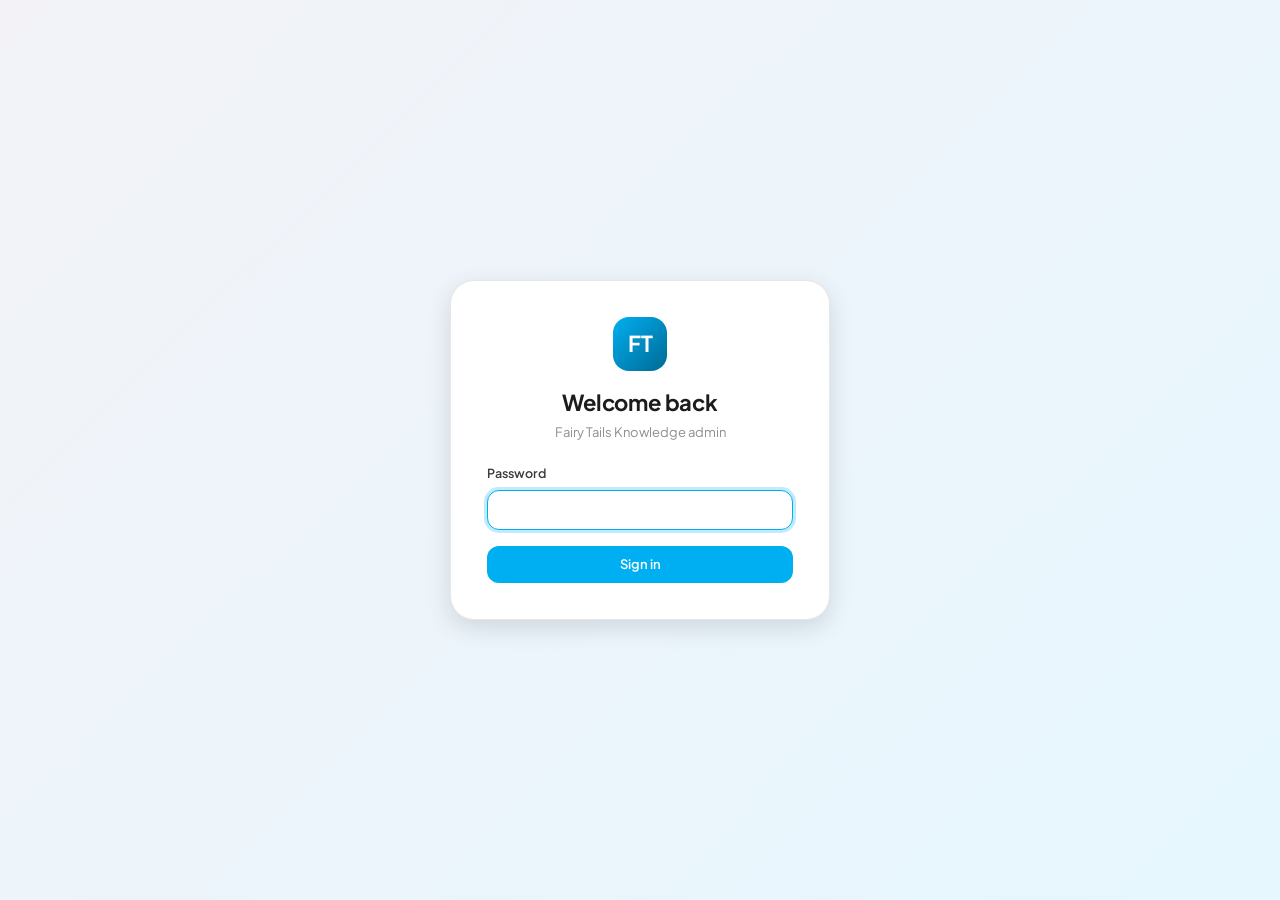
<file: admin/upload.html>
<!DOCTYPE html>
<html lang="en">
<head>
  <meta charset="utf-8">
  <meta name="viewport" content="width=device-width, initial-scale=1">
  <title>Add new — Fairy Tails Knowledge</title>
  <link rel="stylesheet" href="css/tokens.css">
  <link rel="stylesheet" href="css/base.css">
  <link rel="stylesheet" href="css/components.css">
  <link rel="stylesheet" href="css/pages/upload.css">
</head>
<body>
<div class="app">
  <aside class="sb">
    <div class="sb__brand"><div class="sb__logo">FT</div><div><div class="sb__name">Fairy Tails</div><div class="sb__sub">Knowledge admin</div></div></div>
    <nav class="sb__nav" aria-label="Primary">
      <a href="dashboard.html" class="sb__link"><svg width="16" height="16" viewBox="0 0 24 24" fill="none" stroke="currentColor" stroke-width="1.8" stroke-linecap="round" stroke-linejoin="round"><path d="M3 12l9-9 9 9v9a2 2 0 0 1-2 2h-4v-7H10v7H6a2 2 0 0 1-2-2v-9z"/></svg>Home</a>
      <a href="library.html" class="sb__link"><svg width="16" height="16" viewBox="0 0 24 24" fill="none" stroke="currentColor" stroke-width="1.8" stroke-linecap="round" stroke-linejoin="round"><circle cx="11" cy="11" r="7"/><path d="m21 21-4.3-4.3"/></svg>Breeds <span class="count" data-sb-count="breeds"></span></a>
      <a href="upload.html" class="sb__link" aria-current="page"><svg width="16" height="16" viewBox="0 0 24 24" fill="none" stroke="currentColor" stroke-width="1.8" stroke-linecap="round" stroke-linejoin="round"><path d="M12 3v12m0-12-4 4m4-4 4 4M4 17v2a2 2 0 0 0 2 2h12a2 2 0 0 0 2-2v-2"/></svg>Add new</a>
      <a href="library.html?status=review" class="sb__link"><svg width="16" height="16" viewBox="0 0 24 24" fill="none" stroke="currentColor" stroke-width="1.8" stroke-linecap="round" stroke-linejoin="round"><path d="M9 11l3 3L22 4"/><path d="M21 12v7a2 2 0 0 1-2 2H5a2 2 0 0 1-2-2V5a2 2 0 0 1 2-2h11"/></svg>Needs review <span class="count" data-sb-count="review"></span></a>
      <div class="sb__group">Manage</div>
      <a href="publish.html" class="sb__link"><svg width="16" height="16" viewBox="0 0 24 24" fill="none" stroke="currentColor" stroke-width="1.8" stroke-linecap="round" stroke-linejoin="round"><path d="M5 12l5 5L20 7"/></svg>Private TV <span class="count" data-sb-count="publish"></span></a>
    </nav>
    <div class="sb__user">
      <div class="sb__avatar" id="user-initials">·</div>
      <div class="sb__userinfo"><div class="sb__username" id="user-name">Signed in</div><div class="sb__userrole">Admin</div></div>
      <a href="#" class="sb__signout" id="logout-link"><svg width="14" height="14" viewBox="0 0 24 24" fill="none" stroke="currentColor" stroke-width="1.8" stroke-linecap="round" stroke-linejoin="round"><path d="M9 21H5a2 2 0 0 1-2-2V5a2 2 0 0 1 2-2h4M16 17l5-5-5-5M21 12H9"/></svg></a>
    </div>
  </aside>

  <main class="main">
    <header class="topbar">
      <nav class="crumbs"><strong>Add new</strong></nav>
      <div class="topbar__spacer"></div>
    </header>

    <div class="content">
      <div class="content__head">
        <div>
          <h1 class="content__title">Add new breed</h1>
          <p class="content__sub">Drop in a scanned reference and we'll do the rest — read text, find photos, fill the card.</p>
        </div>
      </div>

      <nav class="tabs" id="upload-tabs" role="tablist">
        <button class="tab tab--active" type="button" role="tab" data-tab="pdf"   aria-selected="true">From a PDF scan</button>
        <button class="tab"             type="button" role="tab" data-tab="image" aria-selected="false">Just a photo</button>
      </nav>

      <!-- PDF panel -->
      <section id="tab-pdf-panel" role="tabpanel" aria-labelledby="pdf">
        <div class="two-col">
          <div style="display:flex;flex-direction:column;gap:16px">
            <div class="card">
              <div class="card__header"><h2 class="card__title">1. Choose breed</h2></div>
              <div class="card__body">
                <label for="pdf-breed-select">Breed</label>
                <select id="pdf-breed-select"><option value="">Loading breeds…</option></select>
                <p class="muted" id="pdf-profile-meta" style="font-size:var(--font-size-sm); margin-top:var(--space-2);"></p>
              </div>
            </div>

            <div class="card">
              <div class="card__header"><h2 class="card__title">2. Drop the scan</h2></div>
              <div class="card__body">
                <div class="dropzone" id="pdf-dropzone">
                  <input id="pdf-file-input" type="file" accept="application/pdf" hidden>
                  <div class="dz__icon"><svg width="22" height="22" viewBox="0 0 24 24" fill="none" stroke="currentColor" stroke-width="1.8" stroke-linecap="round" stroke-linejoin="round"><path d="M14 2H6a2 2 0 0 0-2 2v16a2 2 0 0 0 2 2h12a2 2 0 0 0 2-2V8z"/><path d="M14 2v6h6M12 18v-6m-3 3 3 3 3-3"/></svg></div>
                  <p class="dz__title">Drop a PDF here, or <button type="button" class="btn btn--small btn--secondary" id="pdf-browse-button">browse</button></p>
                  <p class="dz__sub">Adobe Scan PDFs preferred · up to ~50 pages, ~50 MB</p>
                </div>
                <p class="muted" id="pdf-file-meta" style="font-size:var(--font-size-sm); margin-top:var(--space-3);"></p>
                <div class="row" style="justify-content:flex-end; gap:var(--space-2); margin-top:var(--space-3);">
                  <button class="btn btn--secondary" id="pdf-reset-button" type="button">Clear</button>
                  <button class="btn"                id="pdf-start-button" type="button" disabled>Start</button>
                </div>
              </div>
            </div>
          </div>

          <div class="card" id="pdf-progress-card" hidden>
            <div class="card__header"><h2 class="card__title">What happens next</h2></div>
            <div class="card__body">
              <p id="pdf-status-text" class="muted">Starting…</p>
              <ol class="pdf-steps" id="pdf-steps">
                <li class="pdf-step" data-step="upload"><span class="pdf-step__pill pill">queued</span><span class="pdf-step__label">Upload PDF</span></li>
                <li class="pdf-step" data-step="render"><span class="pdf-step__pill pill">queued</span><span class="pdf-step__label">Render pages</span></li>
                <li class="pdf-step" data-step="pages"><span class="pdf-step__pill pill">queued</span><span class="pdf-step__label">Save page renders</span></li>
                <li class="pdf-step" data-step="extract"><span class="pdf-step__pill pill">queued</span><span class="pdf-step__label">Read text + structure</span></li>
                <li class="pdf-step" data-step="vision"><span class="pdf-step__pill pill">queued</span><span class="pdf-step__label">Find photos</span></li>
                <li class="pdf-step" data-step="finalize"><span class="pdf-step__pill pill">queued</span><span class="pdf-step__label">Build card</span></li>
              </ol>
              <pre class="pdf-log" id="pdf-log" aria-live="polite"></pre>
              <p id="pdf-done-actions" hidden style="margin-top:var(--space-3);">
                <a class="btn" id="pdf-done-link" href="#">Open card →</a>
              </p>
            </div>
          </div>
        </div>
      </section>

      <!-- Image panel -->
      <section id="tab-image-panel" role="tabpanel" aria-labelledby="image" hidden>
        <p class="muted" style="margin-bottom:var(--space-3);">Manually upload a pre-cropped diagram. To crop from a full page, use the snipping tool from a card's Photos tab.</p>

        <div class="card">
          <div class="card__body" style="display:flex;flex-direction:column;gap:var(--space-4)">
            <div>
              <label for="profile-select">Card</label>
              <select id="profile-select"><option value="">Loading cards…</option></select>
              <p class="muted" id="profile-meta" style="font-size:var(--font-size-sm); margin-top:var(--space-2);"></p>
            </div>

            <div>
              <label for="image-role">Photo role</label>
              <select id="image-role">
                <option value="main">Main (largest, hero photo)</option>
                <option value="front">Front view</option>
                <option value="back">Back view</option>
                <option value="head">Head detail</option>
                <option value="supplementary">Extra</option>
              </select>
            </div>

            <div>
              <label for="file-input">Photo file</label>
              <div class="dropzone" id="dropzone">
                <input id="file-input" type="file" accept="image/jpeg,image/png" hidden>
                <p>Drop a photo here, or <button type="button" class="btn btn--small btn--secondary" id="browse-button">browse</button></p>
                <p class="muted" style="font-size:var(--font-size-sm); margin-top:var(--space-2);">JPEG or PNG, ideally under 5 MB.</p>
              </div>
              <div id="preview-wrap" hidden style="margin-top:var(--space-3);">
                <img id="preview" alt="Selected photo preview" style="max-height:240px; border-radius:var(--radius-md); border:1px solid var(--color-border);">
                <p class="muted" style="font-size:var(--font-size-sm);" id="file-meta"></p>
              </div>
            </div>

            <div class="row" style="justify-content:flex-end; gap:var(--space-2);">
              <button class="btn btn--secondary" id="reset-button" type="button">Clear</button>
              <button class="btn" id="upload-button" type="button" disabled>Upload</button>
            </div>
          </div>
        </div>

        <div class="card" style="margin-top:var(--space-4);">
          <div class="card__header"><h2 class="card__title">Photos already on this card</h2></div>
          <div class="card__body" id="existing-images"><p class="muted">Pick a card above.</p></div>
        </div>
      </section>
    </div>
  </main>
</div>

<div id="modal-root"></div>
<div class="toast-container" id="toast-container"></div>

<script type="module" src="js/pages/upload.js"></script>
</body>
</html>
</file>
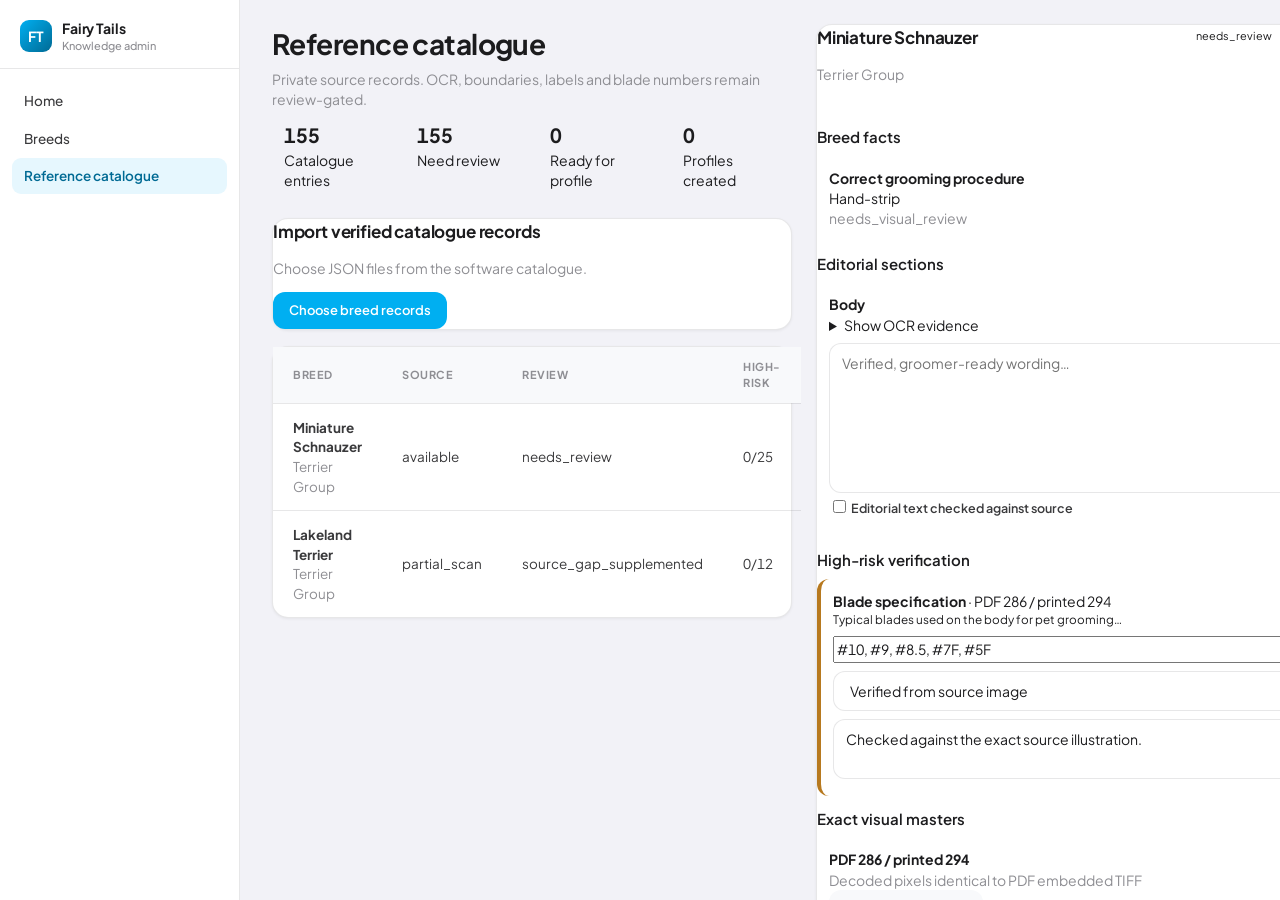
<file: tests/reference-library-preview.html>
<!DOCTYPE html>
<html lang="en">
<head>
  <meta charset="utf-8">
  <meta name="viewport" content="width=device-width, initial-scale=1">
  <title>Reference catalogue preview</title>
  <link rel="stylesheet" href="../admin/css/tokens.css">
  <link rel="stylesheet" href="../admin/css/base.css">
  <link rel="stylesheet" href="../admin/css/components.css">
  <link rel="stylesheet" href="../admin/css/pages/reference-library.css">
</head>
<body>
<div class="app">
  <aside class="sb"><div class="sb__brand"><div class="sb__logo">FT</div><div><div class="sb__name">Fairy Tails</div><div class="sb__sub">Knowledge admin</div></div></div><nav class="sb__nav"><a class="sb__link">Home</a><a class="sb__link">Breeds</a><a class="sb__link" aria-current="page">Reference catalogue</a></nav></aside>
  <main class="main"><div class="content reference-layout">
    <section><h1 class="content__title">Reference catalogue</h1><p class="content__sub">Private source records. OCR, boundaries, labels and blade numbers remain review-gated.</p>
      <div class="reference-summary"><div class="reference-stat"><strong>155</strong><span>Catalogue entries</span></div><div class="reference-stat"><strong>155</strong><span>Need review</span></div><div class="reference-stat"><strong>0</strong><span>Ready for profile</span></div><div class="reference-stat"><strong>0</strong><span>Profiles created</span></div></div>
      <div class="card reference-import"><h2>Import verified catalogue records</h2><p class="muted">Choose JSON files from the software catalogue.</p><button class="btn">Choose breed records</button></div>
      <div class="card"><table class="table"><thead><tr><th>Breed</th><th>Source</th><th>Review</th><th>High-risk</th></tr></thead><tbody><tr><td><strong>Miniature Schnauzer</strong><br><span class="muted">Terrier Group</span></td><td>available</td><td>needs_review</td><td>0/25</td></tr><tr><td><strong>Lakeland Terrier</strong><br><span class="muted">Terrier Group</span></td><td>partial_scan</td><td>source_gap_supplemented</td><td>0/12</td></tr></tbody></table></div>
    </section>
    <section class="card reference-detail"><div class="reference-detail__header"><div><h2>Miniature Schnauzer</h2><p class="muted">Terrier Group</p></div><div class="reference-badges"><span class="reference-badge">needs_review</span><span class="reference-badge">PDF 286–291</span></div></div>
      <h3>Breed facts</h3><div class="reference-fact"><strong>Correct grooming procedure</strong><div>Hand-strip</div><span class="muted">needs_visual_review</span></div>
      <h3>Editorial sections</h3><article class="reference-section"><strong>Body</strong><details><summary>Show OCR evidence</summary></details><textarea placeholder="Verified, groomer-ready wording…"></textarea><label><input type="checkbox"> Editorial text checked against source</label></article>
      <h3>High-risk verification</h3><article class="reference-risk"><strong>Blade specification</strong> · PDF 286 / printed 294<div class="reference-risk__context">Typical blades used on the body for pet grooming…</div><input value="#10, #9, #8.5, #7F, #5F"><select><option>Verified from source image</option></select><textarea rows="2">Checked against the exact source illustration.</textarea></article>
      <h3>Exact visual masters</h3><article class="reference-visual"><strong>PDF 286 / printed 294</strong><div class="muted">Decoded pixels identical to PDF embedded TIFF</div><button class="btn btn--secondary">View stored master</button></article>
      <div class="reference-actions"><button class="btn btn--secondary">Save review</button><button class="btn">Approve resolved entry</button></div>
    </section>
  </div></main>
</div>
</body>
</html>
</file>
<file: admin/css/tokens.css>
/* Fairy Tails Admin — Design tokens
 * Apple-inspired: sky blue accent, soft surfaces, generous radii, tabular numerals.
 */
:root {
  /* Brand */
  --color-brand:        #00AFF1;
  --color-brand-dark:   #0090C8;
  --color-brand-deep:   #006A94;
  --color-brand-soft:   #E6F7FE;

  /* Ink */
  --color-ink:          #1C1C1E;
  --color-ink-2:        #3A3A3C;
  --color-secondary:    #8E8E93;
  --color-tertiary:     #AEAEB2;

  /* Surfaces */
  --color-bg:           #F2F2F7;
  --color-surface:      #FFFFFF;
  --color-surface-2:    #F8F9FB;

  /* Lines */
  --color-border:       rgba(60,60,67,.12);
  --color-border-strong:rgba(60,60,67,.20);

  /* Status */
  --color-success:      #34C759;
  --color-warning:      #FF9500;
  --color-error:        #FF3B30;
  --color-info:         #00AFF1;
  --color-purple:       #AF52DE;

  /* Status surfaces */
  --bg-success:         #E0F7E6;
  --fg-success:         #1B7A35;
  --bg-warning:         #FFF1E0;
  --fg-warning:         #A0470F;
  --bg-info:            #E6F7FE;
  --fg-info:            #006A94;
  --bg-neutral:         #F1F4F7;
  --fg-neutral:         #5A6B7A;
  --bg-error:           #FDECEA;
  --fg-error:           #962D23;

  /* Type */
  --font-sans: 'Plus Jakarta Sans', -apple-system, BlinkMacSystemFont,
               "SF Pro Text", system-ui, sans-serif;
  --font-size-xs:   11px;
  --font-size-sm:   12.5px;
  --font-size-base: 14px;
  --font-size-md:   15px;
  --font-size-lg:   17px;
  --font-size-xl:   22px;
  --font-size-2xl:  28px;

  /* Spacing — 4px grid */
  --space-1: 4px;
  --space-2: 8px;
  --space-3: 12px;
  --space-4: 16px;
  --space-5: 24px;
  --space-6: 32px;
  --space-7: 48px;

  /* Radii */
  --radius-sm:  8px;
  --radius-md:  12px;
  --radius-lg:  16px;
  --radius-xl:  20px;

  /* Shadows */
  --shadow-sm: 0 1px 3px rgba(0,0,0,.06);
  --shadow-md: 0 2px 8px rgba(0,0,0,.08);
  --shadow-lg: 0 8px 24px rgba(0,0,0,.12);
  --shadow-float: 0 4px 16px rgba(0,0,0,.10);

  /* Focus */
  --ring: 0 0 0 3px rgba(0,175,241,.25);

  /* Layout */
  --sidebar-width: 240px;
  --topbar-height: 60px;
}

/* ─── Compat aliases ───────────────────────────────────────────
   Map legacy token names from the pre-redesign palette to current
   ones, so JS modules that emit inline `var(--old-token)` styles
   (dashboard.js, profile.js, ui.js) keep rendering correctly
   without needing to be touched. */
:root {
  --color-text:           var(--color-ink);
  --color-text-muted:     var(--color-secondary);
  --color-text-inverse:   #FFFFFF;
  --color-surface-alt:    var(--color-surface-2);
  --color-brand-cyan:     var(--color-brand);
  --color-brand-blue:     var(--color-brand-dark);
  --font-family-base:     var(--font-sans);
  --font-family-mono:     ui-monospace, "SF Mono", Menlo, Consolas, monospace;
  --font-mono:            var(--font-family-mono);
  --font-weight-regular:  400;
  --font-weight-medium:   500;
  --font-weight-bold:     700;
  --transition-fast:      120ms ease-out;
  --transition-base:      200ms ease-out;
  --focus-ring:           var(--ring);
}
</file>
<file: admin/css/base.css>
/* Fairy Tails Admin — Base styles */

@import url('https://fonts.googleapis.com/css2?family=Plus+Jakarta+Sans:wght@400;500;600;700&display=swap');

*, *::before, *::after { box-sizing: border-box; }

html, body {
  margin: 0;
  height: 100%;
  background: var(--color-bg);
  color: var(--color-ink);
  font-family: var(--font-sans);
  font-size: var(--font-size-base);
  line-height: 1.45;
  -webkit-font-smoothing: antialiased;
  -moz-osx-font-smoothing: grayscale;
  font-variant-numeric: tabular-nums;
}

button { font: inherit; cursor: pointer; border: 0; background: none; color: inherit; }
a { color: inherit; text-decoration: none; }
img { max-width: 100%; display: block; }

input, select, textarea {
  font: inherit;
  color: inherit;
}

input[type="text"], input[type="search"], input[type="password"],
input[type="email"], select, textarea {
  width: 100%;
  padding: 9px 12px;
  background: var(--color-surface);
  border: 1px solid var(--color-border);
  border-radius: var(--radius-md);
  outline: none;
  transition: border-color 150ms ease, box-shadow 150ms ease;
}
input:focus, select:focus, textarea:focus {
  border-color: var(--color-brand);
  box-shadow: var(--ring);
}

label {
  display: block;
  font-size: var(--font-size-sm);
  font-weight: 600;
  color: var(--color-ink-2);
  margin-bottom: var(--space-2);
}

h1 { font-size: var(--font-size-2xl); font-weight: 700; letter-spacing: -.02em; margin: 0 0 var(--space-2); }
h2 { font-size: var(--font-size-lg);  font-weight: 700; letter-spacing: -.01em; margin: 0 0 var(--space-2); }
h3 { font-size: var(--font-size-md);  font-weight: 600; margin: 0 0 var(--space-2); }

.muted    { color: var(--color-secondary); }
.center   { text-align: center; }
.sr-only  { position: absolute; width: 1px; height: 1px; padding: 0; margin: -1px;
            overflow: hidden; clip: rect(0,0,0,0); white-space: nowrap; border: 0; }

.row              { display: flex; align-items: center; gap: var(--space-3); }
.row--space-between { display: flex; align-items: center; justify-content: space-between; gap: var(--space-3); }
.stack > * + *    { margin-top: var(--space-4); }

.col-hide-sm { display: table-cell; }
@media (max-width: 720px) { .col-hide-sm { display: none; } }

@media (prefers-reduced-motion: reduce) {
  *, *::before, *::after { transition: none !important; animation: none !important; }
}
</file>
<file: admin/css/components.css>
/* Fairy Tails Admin — Components */

/* ─── App shell ────────────────────────────────────────────── */
.app          { display: grid; grid-template-columns: var(--sidebar-width) 1fr;
                height: 100vh; overflow: hidden; }
.main         { display: flex; flex-direction: column; min-width: 0; min-height: 0; overflow: hidden; }
.content      { flex: 1; overflow: auto; padding: var(--space-5) var(--space-6) var(--space-7); }
.content__head{ display: flex; align-items: flex-end; justify-content: space-between;
                gap: var(--space-4); margin-bottom: var(--space-5); flex-wrap: wrap; }
.content__title { font-size: var(--font-size-2xl); font-weight: 700; letter-spacing: -.02em; margin: 0 0 4px; }
.content__sub   { color: var(--color-secondary); font-size: var(--font-size-base); margin: 0; }
.content__actions { display: flex; gap: var(--space-2); align-items: center; flex-wrap: wrap; }

/* ─── Sidebar ──────────────────────────────────────────────── */
.sb               { background: var(--color-surface); border-right: 1px solid var(--color-border);
                    display: flex; flex-direction: column; min-height: 0; }
.sb__brand        { display: flex; align-items: center; gap: 10px;
                    padding: 18px 20px 14px; border-bottom: 1px solid var(--color-border); }
.sb__logo         { width: 32px; height: 32px; border-radius: 9px;
                    background: linear-gradient(135deg, var(--color-brand), var(--color-brand-deep));
                    display: flex; align-items: center; justify-content: center;
                    color: #fff; font-weight: 700; font-size: 14px; letter-spacing: -.02em; }
.sb__name         { font-weight: 700; font-size: 14px; letter-spacing: -.01em; color: var(--color-ink); }
.sb__sub          { font-size: 11px; color: var(--color-secondary); font-weight: 500; }
.sb__nav          { padding: 14px 12px; overflow-y: auto; flex: 1;
                    display: flex; flex-direction: column; gap: 2px; }
.sb__group        { font-size: 10px; font-weight: 700; color: var(--color-secondary);
                    text-transform: uppercase; letter-spacing: .08em; padding: 14px 12px 6px; }
.sb__link         { display: flex; align-items: center; gap: 10px; padding: 8px 12px;
                    border-radius: 9px; color: var(--color-ink-2); font-size: 13.5px;
                    font-weight: 500; transition: background 150ms ease, color 150ms ease;
                    width: 100%; text-align: left; }
.sb__link:hover   { background: var(--color-surface-2); color: var(--color-ink); }
.sb__link.active,
.sb__link[aria-current="page"]
                  { background: var(--color-brand-soft); color: var(--color-brand-deep); font-weight: 600; }
.sb__link svg     { flex-shrink: 0; color: var(--color-secondary); }
.sb__link.active svg,
.sb__link[aria-current="page"] svg
                  { color: var(--color-brand); }
.sb__link .count  { margin-left: auto; font-size: 11px; font-weight: 600;
                    color: var(--color-secondary); background: var(--color-surface-2);
                    padding: 1px 7px; border-radius: 9999px; }
.sb__link.active .count,
.sb__link[aria-current="page"] .count
                  { background: #fff; color: var(--color-brand-deep); }
.sb__user         { padding: 12px; border-top: 1px solid var(--color-border);
                    display: flex; align-items: center; gap: 10px; }
.sb__avatar       { width: 30px; height: 30px; border-radius: 9px;
                    background: #FFE3D1; color: #A0470F;
                    display: flex; align-items: center; justify-content: center;
                    font-weight: 700; font-size: 12px; }
.sb__userinfo     { flex: 1; min-width: 0; }
.sb__username     { font-size: 12.5px; font-weight: 600; color: var(--color-ink); }
.sb__userrole     { font-size: 11px; color: var(--color-secondary); }
.sb__signout      { padding: 6px; border-radius: 7px; color: var(--color-secondary); }
.sb__signout:hover{ background: var(--color-surface-2); color: var(--color-ink); }

/* ─── Topbar ───────────────────────────────────────────────── */
.topbar           { height: var(--topbar-height); display: flex; align-items: center;
                    gap: 14px; padding: 0 var(--space-6);
                    background: rgba(255,255,255,.94);
                    backdrop-filter: saturate(180%) blur(20px);
                    -webkit-backdrop-filter: saturate(180%) blur(20px);
                    border-bottom: 1px solid var(--color-border);
                    flex-shrink: 0; z-index: 5; }
.topbar__brand    { font-weight: 700; font-size: 14px; letter-spacing: -.01em; }
.crumbs           { display: flex; align-items: center; gap: 8px;
                    font-size: 13px; color: var(--color-secondary); }
.crumbs strong    { color: var(--color-ink); font-weight: 600; }
.crumbs svg       { color: var(--color-tertiary); }
.topbar__spacer   { flex: 1; }
.topbar__nav      { display: flex; gap: 4px; }
.topbar__link     { padding: 6px 10px; border-radius: 8px; color: var(--color-ink-2);
                    font-size: 13px; font-weight: 500; }
.topbar__link[aria-current="page"]
                  { background: var(--color-brand-soft); color: var(--color-brand-deep); font-weight: 600; }
.topbar__link:hover { background: var(--color-surface-2); }

.search           { display: flex; align-items: center; gap: 8px; padding: 7px 12px;
                    background: var(--color-surface-2); border-radius: 10px;
                    width: 280px; color: var(--color-secondary); }
.search input     { flex: 1; border: 0; background: none; outline: none; padding: 0;
                    font-size: 13px; color: var(--color-ink); }
.search kbd       { font-size: 10px; font-weight: 700; color: var(--color-secondary);
                    background: #fff; padding: 1px 5px; border-radius: 4px;
                    box-shadow: inset 0 0 0 1px var(--color-border); }

.topbar__icon     { width: 36px; height: 36px; border-radius: 10px;
                    background: var(--color-surface-2); color: var(--color-ink-2);
                    display: inline-flex; align-items: center; justify-content: center; }
.topbar__icon:hover{ background: #EAECEF; }

/* ─── Buttons ──────────────────────────────────────────────── */
.btn              { display: inline-flex; align-items: center; gap: 6px;
                    padding: 9px 16px; border-radius: var(--radius-md);
                    background: var(--color-brand); color: #fff;
                    font-size: 13px; font-weight: 600;
                    transition: background 150ms ease, transform 80ms ease; }
.btn:hover        { background: var(--color-brand-dark); }
.btn:active       { transform: translateY(1px); }
.btn:disabled     { opacity: .5; cursor: not-allowed; }
.btn--secondary   { background: var(--color-surface-2); color: var(--color-ink); }
.btn--secondary:hover { background: #EAECEF; }
.btn--small       { padding: 6px 12px; font-size: 12px; }

/* Aliases used inline in the demo */
.topbar__btn      { display: inline-flex; align-items: center; gap: 6px;
                    padding: 8px 14px; border-radius: 10px;
                    background: var(--color-brand); color: #fff;
                    font-size: 13px; font-weight: 600; transition: background 150ms ease; }
.topbar__btn:hover{ background: var(--color-brand-dark); }
.topbar__btn--ghost { background: var(--color-surface-2); color: var(--color-ink); }
.topbar__btn--ghost:hover { background: #EAECEF; }

/* ─── Card ────────────────────────────────────────────────── */
.card             { background: var(--color-surface); border: 1px solid var(--color-border);
                    border-radius: var(--radius-lg); box-shadow: var(--shadow-sm); }
.card__header,
.card__hd         { padding: 16px 20px; border-bottom: 1px solid var(--color-border);
                    display: flex; align-items: center; justify-content: space-between;
                    gap: 12px; }
.card__title      { font-size: 15px; font-weight: 700; margin: 0; letter-spacing: -.01em; }
.card__sub        { color: var(--color-secondary); font-size: 12px; margin-top: 2px; }
.card__body       { padding: 20px; }
.card__body--p0   { padding: 0; }

/* ─── Table ───────────────────────────────────────────────── */
.table, .tbl      { width: 100%; border-collapse: collapse; }
.table th, .tbl th{ text-align: left; padding: 12px 20px; font-size: 11px;
                    font-weight: 700; color: var(--color-secondary);
                    text-transform: uppercase; letter-spacing: .05em;
                    border-bottom: 1px solid var(--color-border);
                    background: var(--color-surface-2); }
.table td, .tbl td{ padding: 14px 20px; border-bottom: 1px solid var(--color-border);
                    font-size: 13.5px; color: var(--color-ink-2); vertical-align: middle; }
.table tbody tr,
.tbl tbody tr     { transition: background 120ms ease; cursor: pointer; }
.table tbody tr:hover,
.tbl tbody tr:hover { background: var(--color-surface-2); }
.table tbody tr:last-child td,
.tbl tbody tr:last-child td { border-bottom: 0; }
.tbl__breed       { display: flex; align-items: center; gap: 12px; }
.tbl__avatar      { width: 36px; height: 36px; border-radius: 11px;
                    background: linear-gradient(135deg, #E6F7FE, #BFE9FA);
                    display: flex; align-items: center; justify-content: center;
                    font-size: 14px; flex-shrink: 0;
                    color: var(--color-brand-deep); font-weight: 700; }
.tbl__name        { font-weight: 600; color: var(--color-ink); font-size: 14px; }
.tbl__meta        { font-size: 12px; color: var(--color-secondary); margin-top: 1px; }

/* ─── Pills / status ──────────────────────────────────────── */
.pill             { display: inline-flex; align-items: center; gap: 5px;
                    padding: 2px 9px; border-radius: 9999px;
                    font-size: 11.5px; font-weight: 600; letter-spacing: .01em; }
.pill::before     { content: ""; width: 6px; height: 6px; border-radius: 50%;
                    background: currentColor; opacity: .9; }
.pill--published  { background: var(--bg-success); color: var(--fg-success); }
.pill--draft      { background: var(--bg-neutral); color: var(--fg-neutral); }
.pill--review,
.pill--needs-review { background: var(--bg-warning); color: var(--fg-warning); }
.pill--processing { background: #FFF7E0; color: #946800; }
.pill--archived   { background: #ECECEC; color: var(--fg-neutral); }
.pill--failed     { background: var(--bg-error); color: var(--fg-error); }

/* ─── Tabs ────────────────────────────────────────────────── */
.tabs             { display: flex; gap: 0; border-bottom: 1px solid var(--color-border);
                    margin-bottom: var(--space-5); }
.tabs button,
.tab              { padding: 11px 18px; font-size: 13.5px; font-weight: 600;
                    color: var(--color-secondary); border-bottom: 2px solid transparent;
                    margin-bottom: -1px; transition: color 150ms, border-color 150ms;
                    display: inline-flex; align-items: center; gap: 8px; background: none; }
.tabs button:hover,
.tab:hover        { color: var(--color-ink); }
.tabs button.on,
.tab.tab--active,
.tab[aria-selected="true"]
                  { color: var(--color-ink); border-bottom-color: var(--color-brand); }
.tabs .badge      { background: var(--color-surface-2); color: var(--color-secondary);
                    font-size: 10.5px; font-weight: 700; padding: 1px 7px; border-radius: 9999px; }
.tabs button.on .badge { background: var(--color-brand-soft); color: var(--color-brand-deep); }

/* Sub-tabs (segmented inside a page) */
.subtabs          { display: flex; gap: 4px; background: var(--color-surface-2);
                    padding: 4px; border-radius: 11px;
                    margin-bottom: var(--space-4); width: fit-content; }
.subtabs button   { padding: 7px 14px; border-radius: 8px; font-size: 13px;
                    font-weight: 600; color: var(--color-secondary);
                    transition: background 150ms ease, color 150ms ease; }
.subtabs button.on{ background: #fff; color: var(--color-ink); box-shadow: var(--shadow-sm); }

/* ─── Filter row ──────────────────────────────────────────── */
.filters          { display: flex; gap: 10px; padding: 14px 20px;
                    border-bottom: 1px solid var(--color-border);
                    background: var(--color-surface-2);
                    align-items: center; flex-wrap: wrap; }
.field            { display: inline-flex; align-items: center; gap: 6px;
                    padding: 7px 12px; background: #fff;
                    border: 1px solid var(--color-border); border-radius: 10px;
                    font-size: 13px; color: var(--color-ink-2); cursor: pointer;
                    transition: border-color 150ms; }
.field:hover      { border-color: var(--color-border-strong); }
.field svg        { color: var(--color-secondary); }
.field--search    { flex: 1; min-width: 200px; }
.field--search input { flex: 1; border: 0; outline: none; font-size: 13px;
                       background: transparent; padding: 0; }
.seg              { display: inline-flex; background: #fff;
                    border: 1px solid var(--color-border); border-radius: 10px; padding: 3px; }
.seg button       { padding: 5px 12px; border-radius: 7px; font-size: 12.5px;
                    font-weight: 600; color: var(--color-secondary); }
.seg button.on    { background: var(--color-brand-soft); color: var(--color-brand-deep); }

/* ─── Stat tiles ──────────────────────────────────────────── */
.stats            { display: grid; grid-template-columns: repeat(4, 1fr);
                    gap: 14px; margin-bottom: var(--space-5); }
.stat             { background: var(--color-surface); border: 1px solid var(--color-border);
                    border-radius: var(--radius-lg); padding: 18px 20px;
                    box-shadow: var(--shadow-sm); position: relative; overflow: hidden; }
.stat__label      { font-size: 12px; color: var(--color-secondary); font-weight: 600;
                    letter-spacing: .02em; text-transform: uppercase;
                    display: flex; align-items: center; gap: 6px; }
.stat__icon       { width: 28px; height: 28px; border-radius: 8px;
                    display: inline-flex; align-items: center; justify-content: center;
                    color: #fff; flex-shrink: 0; margin-right: auto; }
.stat__num        { font-size: 32px; font-weight: 700; letter-spacing: -.02em;
                    margin: 8px 0 4px; color: var(--color-ink); }
.stat__delta      { font-size: 12px; color: var(--color-success); font-weight: 600;
                    display: inline-flex; align-items: center; gap: 3px; }
.stat__delta.down { color: var(--color-error); }

@media (max-width: 900px) { .stats { grid-template-columns: repeat(2, 1fr); } }

/* ─── Two-col content ─────────────────────────────────────── */
.two-col          { display: grid; grid-template-columns: 1fr 320px;
                    gap: var(--space-4); }
@media (max-width: 1100px) { .two-col { grid-template-columns: 1fr; } }

/* ─── Lists used on Home ──────────────────────────────────── */
.today            { display: flex; flex-direction: column; }
.today__row       { display: flex; align-items: center; gap: 14px;
                    padding: 14px 20px; border-bottom: 1px solid var(--color-border);
                    cursor: pointer; transition: background 120ms; }
.today__row:hover { background: var(--color-surface-2); }
.today__row:last-child { border-bottom: 0; }
.today__time      { width: 60px; font-size: 12px; color: var(--color-secondary); font-weight: 600; }
.today__avatar    { width: 38px; height: 38px; border-radius: 12px;
                    background: linear-gradient(135deg, #E6F7FE, #BFE9FA);
                    display: flex; align-items: center; justify-content: center;
                    color: var(--color-brand-deep); font-weight: 700; }
.today__body      { flex: 1; min-width: 0; }
.today__name      { font-size: 13.5px; font-weight: 600; color: var(--color-ink); }
.today__sub       { font-size: 12px; color: var(--color-secondary); margin-top: 1px; }

.blog             { padding: 8px 0; }
.blog__row        { display: flex; align-items: center; gap: 12px;
                    padding: 10px 20px; cursor: pointer; transition: background 120ms; }
.blog__row:hover  { background: var(--color-surface-2); }
.blog__dot        { width: 8px; height: 8px; border-radius: 50%; background: var(--color-warning); }
.blog__name       { flex: 1; font-size: 13.5px; font-weight: 500; color: var(--color-ink); }
.blog__age        { font-size: 11.5px; color: var(--color-secondary); }

.health           { padding: 0; }
.health__row      { display: flex; align-items: center; gap: 14px;
                    padding: 14px 20px; border-bottom: 1px solid var(--color-border); }
.health__row:last-child { border-bottom: 0; }
.health__icon     { width: 32px; height: 32px; border-radius: 10px;
                    display: flex; align-items: center; justify-content: center;
                    color: #fff; flex-shrink: 0; }
.health__body     { flex: 1; min-width: 0; }
.health__name     { font-size: 13.5px; font-weight: 600; color: var(--color-ink); }
.health__sub      { font-size: 12px; color: var(--color-secondary); margin-top: 1px; }
.health__val      { font-size: 13px; font-weight: 600; color: var(--color-ink-2);
                    font-feature-settings: "tnum"; }

/* ─── Quick add card ──────────────────────────────────────── */
.quickadd         { background: linear-gradient(135deg, #fff, #F0FAFF);
                    border: 1px solid var(--color-border);
                    border-radius: var(--radius-xl); padding: 24px;
                    display: flex; align-items: center; gap: 20px;
                    margin-bottom: var(--space-5);
                    position: relative; overflow: hidden; flex-wrap: wrap; }
.quickadd::after  { content: ""; position: absolute; top: -30px; right: -30px;
                    width: 140px; height: 140px; border-radius: 50%;
                    background: radial-gradient(circle, rgba(0,175,241,.12), transparent 70%); }
.quickadd__icon   { width: 46px; height: 46px; border-radius: 13px;
                    background: linear-gradient(135deg, var(--color-brand), var(--color-brand-deep));
                    color: #fff; display: flex; align-items: center; justify-content: center;
                    flex-shrink: 0; z-index: 1; }
.quickadd__body   { flex: 1; min-width: 200px; z-index: 1; }
.quickadd__title  { font-size: 16px; font-weight: 700; margin: 0 0 2px; letter-spacing: -.01em; }
.quickadd__sub    { font-size: 13px; color: var(--color-secondary); margin: 0; }
.quickadd__input  { display: flex; align-items: center; gap: 10px;
                    background: #fff; border: 1px solid var(--color-border);
                    border-radius: 12px; padding: 10px 14px; min-width: 280px;
                    z-index: 1; box-shadow: var(--shadow-sm); }
.quickadd__input:focus-within { border-color: var(--color-brand); box-shadow: var(--ring); }
.quickadd__input input { flex: 1; border: 0; outline: none; padding: 0;
                         font-size: 14px; background: transparent; }
.quickadd__input svg   { color: var(--color-secondary); }

/* ─── Drop zone ───────────────────────────────────────────── */
.dropzone, .dz    { border: 1.5px dashed var(--color-border-strong);
                    border-radius: var(--radius-lg);
                    padding: 36px 20px; text-align: center;
                    background: var(--color-surface-2);
                    transition: border-color 150ms, background 150ms; }
.dropzone:hover,
.dz:hover         { border-color: var(--color-brand); background: var(--color-brand-soft); }
.dz__icon         { width: 46px; height: 46px; border-radius: 13px;
                    background: #fff; color: var(--color-brand);
                    display: flex; align-items: center; justify-content: center;
                    margin: 0 auto 12px; box-shadow: var(--shadow-sm); }
.dz__title        { font-size: 14px; font-weight: 600; margin: 0 0 4px; }
.dz__sub          { font-size: 12px; color: var(--color-secondary); margin: 0; }

/* ─── Toast ───────────────────────────────────────────────── */
.toast-container  { position: fixed; bottom: 20px; right: 20px;
                    display: flex; flex-direction: column; gap: 8px; z-index: 100; }

/* ─── Login ───────────────────────────────────────────────── */
.login            { display: flex; align-items: center; justify-content: center;
                    height: 100vh; background: linear-gradient(135deg, #F2F2F7, #E6F7FE); }
.login__card      { background: #fff; border: 1px solid var(--color-border);
                    border-radius: 24px; box-shadow: var(--shadow-lg);
                    padding: 36px; width: 380px; text-align: center; }
.login__logo      { width: 54px; height: 54px; border-radius: 16px;
                    background: linear-gradient(135deg, var(--color-brand), var(--color-brand-deep));
                    color: #fff; display: flex; align-items: center; justify-content: center;
                    font-weight: 700; font-size: 22px; margin: 0 auto 16px; }
.login__title     { font-size: 22px; font-weight: 700; letter-spacing: -.01em; margin: 0 0 4px; }
.login__sub       { color: var(--color-secondary); font-size: 13px; margin: 0 0 22px; }
</file>
<file: admin/css/pages/dashboard.css>
/* Home (dashboard) page — bespoke styles */
/* Most layout primitives live in components.css. This file only
   contains things specific to the home view. */

.home__greeting   { margin: 0 0 4px; }
.home__meta       { color: var(--color-secondary); font-size: var(--font-size-base); margin: 0; }

#today-list:empty::before,
#oldest-drafts:empty::before,
#recently-updated:empty::before {
  content: "Nothing here yet.";
  display: block;
  padding: 24px 20px;
  color: var(--color-secondary);
  font-size: 13px;
  text-align: center;
}
</file>
<file: admin/css/pages/library.css>
/* Library (breeds) page */

.library__empty   { padding: 56px 24px; text-align: center; color: var(--color-secondary); }
.library__empty-icon {
  width: 56px; height: 56px; border-radius: 16px;
  background: var(--color-surface-2); color: var(--color-tertiary);
  display: flex; align-items: center; justify-content: center;
  margin: 0 auto 14px;
}
</file>
<file: admin/css/pages/profile.css>
/* Profile editor page */

#sections-list .sec {
  background: var(--color-surface);
  border: 1px solid var(--color-border);
  border-radius: var(--radius-lg);
  margin-bottom: 10px;
  overflow: hidden;
}
.sec__hd          { display: flex; align-items: center; gap: 10px;
                    padding: 12px 16px; cursor: pointer;
                    transition: background 120ms; }
.sec__hd:hover    { background: var(--color-surface-2); }
.sec__title       { flex: 1; font-size: 14px; font-weight: 600; color: var(--color-ink); }
.sec__hint        { font-size: 11px; color: var(--color-secondary); }
.sec__chev        { color: var(--color-secondary); transition: transform 200ms; }
.sec.open .sec__hd{ border-bottom: 1px solid var(--color-border); background: var(--color-surface-2); }
.sec.open .sec__chev { transform: rotate(90deg); }
.sec__body        { padding: 14px 16px; font-size: 13.5px;
                    color: var(--color-ink-2); line-height: 1.55; display: none; }
.sec.open .sec__body { display: block; }

.imggrid          { display: grid;
                    grid-template-columns: repeat(auto-fill, minmax(160px, 1fr));
                    gap: 14px; }
.imggrid__cell    { background: var(--color-surface-2);
                    border: 1px solid var(--color-border);
                    border-radius: var(--radius-md); overflow: hidden;
                    cursor: pointer; transition: box-shadow 150ms, transform 150ms;
                    position: relative; }
.imggrid__cell:hover { box-shadow: var(--shadow-md); transform: translateY(-1px); }
.imggrid__art     { aspect-ratio: 1; display: flex; align-items: center;
                    justify-content: center; background: #fff; }
.imggrid__role    { position: absolute; top: 8px; left: 8px;
                    background: rgba(0,0,0,.7); color: #fff;
                    font-size: 10.5px; font-weight: 700; padding: 3px 8px;
                    border-radius: 9999px; text-transform: uppercase;
                    letter-spacing: .04em; backdrop-filter: blur(6px); }
.imggrid__meta    { padding: 8px 10px; font-size: 11.5px;
                    color: var(--color-secondary); font-weight: 500;
                    display: flex; justify-content: space-between; }
</file>
<file: admin/css/pages/reference-library.css>
.reference-layout { display: grid; grid-template-columns: minmax(520px, 0.9fr) minmax(560px, 1.1fr); gap: var(--space-5); align-items: start; }
.reference-summary { display: grid; grid-template-columns: repeat(4, minmax(0, 1fr)); gap: var(--space-3); margin-bottom: var(--space-4); }
.reference-stat { padding: var(--space-3); border: 1px solid var(--border); border-radius: var(--radius-md); background: var(--surface); }
.reference-stat strong { display: block; font-size: 1.4rem; }
.reference-import, .reference-browser { margin-bottom: var(--space-4); }
.reference-import h2, .reference-detail h2, .reference-detail h3 { margin-top: 0; }
.reference-import input.visually-hidden, .reference-detail input.visually-hidden { position: absolute; inline-size: 1px; block-size: 1px; overflow: hidden; clip: rect(0 0 0 0); }
.reference-detail { position: sticky; top: var(--space-4); max-height: calc(100vh - var(--space-8)); overflow: auto; }
.reference-detail__header { display: flex; justify-content: space-between; gap: var(--space-3); align-items: start; border-bottom: 1px solid var(--border); padding-bottom: var(--space-3); margin-bottom: var(--space-4); }
.reference-badges { display: flex; flex-wrap: wrap; gap: var(--space-2); }
.reference-badge { display: inline-flex; padding: 3px 8px; border-radius: 999px; background: var(--surface-muted); font-size: .78rem; }
.reference-section, .reference-risk, .reference-visual, .reference-fact { border: 1px solid var(--border); border-radius: var(--radius-md); padding: var(--space-3); margin-bottom: var(--space-3); }
.reference-section textarea { width: 100%; min-height: 150px; margin-top: var(--space-2); }
.reference-source-text { white-space: pre-wrap; max-height: 220px; overflow: auto; background: var(--surface-muted); padding: var(--space-3); border-radius: var(--radius-sm); font-size: .82rem; }
.reference-risk { border-left: 4px solid var(--warning, #b7791f); }
.reference-risk select, .reference-risk input, .reference-risk textarea { width: 100%; margin-top: var(--space-2); }
.reference-risk__context { font-size: .84rem; }
.reference-visual img { width: 100%; height: auto; display: block; margin-top: var(--space-2); border: 1px solid var(--border); }
.reference-actions { display: flex; flex-wrap: wrap; gap: var(--space-2); position: sticky; bottom: 0; background: var(--surface); padding: var(--space-3) 0; border-top: 1px solid var(--border); }
.reference-row { cursor: pointer; }
.reference-row[aria-current="true"] { background: var(--surface-muted); }
@media (max-width: 1180px) {
  .reference-layout { grid-template-columns: 1fr; }
  .reference-detail { position: static; max-height: none; }
}
</file>
<file: admin/css/pages/snip.css>
/* ============================================================
   snip.css — REDESIGNED snipping tool page styles.
   Drop-in replacement for admin/css/pages/snip.css.

   Apple-grade calm: full-bleed three-pane workspace, floating
   glass toolbar, large crop stage, role checklist + progress.

   Depends on tokens.css / base.css / components.css being loaded
   first (same as before). Adds a small set of locally-scoped
   tokens for service/role colours that aren't in tokens.css.
   ============================================================ */

/* Local tokens (additive — do not duplicate in tokens.css) */
.snip-app {
  --snip-brand-blue:        #00AFF1;
  --snip-brand-blue-dark:   #0090C8;
  --snip-brand-blue-deep:   #006A94;
  --snip-brand-blue-soft:   #E6F7FE;

  --snip-ink:               #1C1C1E;
  --snip-ink-2:             #3A3A3C;
  --snip-secondary:         #8E8E93;
  --snip-tertiary:          #AEAEB2;
  --snip-separator:         rgba(60, 60, 67, 0.12);
  --snip-separator-strong:  rgba(60, 60, 67, 0.20);

  --snip-bg:                #F2F2F7;
  --snip-surface:           #FFFFFF;
  --snip-surface-2:         #F8F9FB;

  --snip-success:           #34C759;
  --snip-danger:            #FF3B30;

  --role-main:              #00AFF1;
  --role-front:             #FF9500;
  --role-back:              #AF52DE;
  --role-head:              #34C759;
  --role-supp:              #8E8E93;

  --snip-radius-sm:         10px;
  --snip-radius-md:         14px;
  --snip-radius-lg:         18px;

  --snip-shadow-md:         0 2px 8px rgba(0, 0, 0, 0.08);
  --snip-shadow-lg:         0 8px 24px rgba(0, 0, 0, 0.12);
  --snip-shadow-float:      0 4px 16px rgba(0, 0, 0, 0.10),
                            0 1px 3px rgba(0, 0, 0, 0.08);

  --snip-ring:              0 0 0 3px rgba(0, 175, 241, 0.25);
  --snip-page-header-h:     64px;

  font-feature-settings: "tnum";
}

/* Body must let the snip app fill viewport. */
body.snip-page,
body.snip-page main { height: auto; }

/* ============================================================
   App shell — reset main padding, fill viewport.
   The snip page uses its own full-bleed layout, not the centred
   1200px container the rest of the admin uses.
   ============================================================ */
.snip-app {
  position: fixed;
  inset: 0;
  top: var(--topbar-height, 56px);  /* sit below existing topbar */
  display: flex;
  flex-direction: column;
  background: var(--snip-bg);
  font-family: 'Plus Jakarta Sans', -apple-system, BlinkMacSystemFont,
               'SF Pro Display', system-ui, sans-serif;
  color: var(--snip-ink);
  -webkit-font-smoothing: antialiased;
  font-variant-numeric: tabular-nums;
  overflow: hidden;
  z-index: 1;
}

/* ============================================================
   Page header (breadcrumbs + actions)
   ============================================================ */
.snip-pageheader {
  height: var(--snip-page-header-h);
  display: flex;
  align-items: center;
  gap: 16px;
  padding: 0 20px;
  background: var(--snip-surface);
  border-bottom: 1px solid var(--snip-separator);
  flex-shrink: 0;
}
.snip-pageheader__back {
  display: inline-flex;
  align-items: center;
  gap: 6px;
  color: var(--snip-brand-blue);
  font-size: 14px;
  font-weight: 500;
  padding: 6px 10px;
  border-radius: 8px;
  border: 0;
  text-decoration: none;
  transition: background 150ms ease;
}
.snip-pageheader__back:hover { background: var(--snip-brand-blue-soft); }
.snip-pageheader__title {
  display: flex;
  flex-direction: column;
  min-width: 0;
}
.snip-pageheader__crumbs {
  font-size: 12px;
  color: var(--snip-secondary);
  letter-spacing: 0.05em;
  text-transform: uppercase;
}
.snip-pageheader__name {
  font-size: 17px;
  font-weight: 700;
  color: var(--snip-ink);
  margin: 0;
  letter-spacing: -0.01em;
  white-space: nowrap;
  overflow: hidden;
  text-overflow: ellipsis;
}
.snip-pageheader__spacer { flex: 1; }
.snip-pageheader__progress {
  display: flex;
  align-items: center;
  gap: 8px;
  padding: 6px 12px;
  background: var(--snip-surface-2);
  border-radius: 10px;
  font-size: 13px;
  color: var(--snip-ink-2);
}
.snip-pageheader__progress strong {
  color: var(--snip-brand-blue-deep);
  font-weight: 700;
}

/* ============================================================
   Buttons (snip-scoped — don't fight the global .btn)
   ============================================================ */
.snip-btn {
  display: inline-flex;
  align-items: center;
  justify-content: center;
  gap: 6px;
  height: 36px;
  padding: 0 14px;
  border-radius: 10px;
  border: 0;
  font-size: 14px;
  font-weight: 600;
  background: var(--snip-brand-blue);
  color: white;
  cursor: pointer;
  transition: background 150ms ease, transform 100ms ease;
}
.snip-btn:hover { background: var(--snip-brand-blue-dark); }
.snip-btn:active { transform: scale(0.97); opacity: 0.85; }
.snip-btn:focus-visible { outline: none; box-shadow: var(--snip-ring); }
.snip-btn--ghost {
  background: rgba(0, 175, 241, 0.10);
  color: var(--snip-brand-blue);
}
.snip-btn--ghost:hover { background: rgba(0, 175, 241, 0.18); }

.snip-btn-icon {
  width: 36px; height: 36px;
  border-radius: 10px;
  background: var(--snip-surface-2);
  color: var(--snip-ink-2);
  border: 0;
  cursor: pointer;
  display: inline-flex;
  align-items: center;
  justify-content: center;
  transition: background 150ms ease;
}
.snip-btn-icon:hover { background: #EAECEF; }
.snip-btn-icon:focus-visible { outline: none; box-shadow: var(--snip-ring); }

/* ============================================================
   3-pane layout
   ============================================================ */
.snip-layout {
  flex: 1;
  display: grid;
  grid-template-columns: 220px 1fr 300px;
  min-height: 0;
}

/* ============================================================
   Filmstrip (left)
   ============================================================ */
.snip-filmstrip {
  background: var(--snip-surface);
  border-right: 1px solid var(--snip-separator);
  display: flex;
  flex-direction: column;
  min-height: 0;
}
.snip-pane-head {
  padding: 14px 16px 10px;
  display: flex;
  align-items: center;
  justify-content: space-between;
  gap: 8px;
}
.snip-pane-head__title {
  font-size: 11px;
  font-weight: 700;
  color: var(--snip-secondary);
  text-transform: uppercase;
  letter-spacing: 0.05em;
}
.snip-pane-head__count {
  font-size: 11px;
  font-weight: 600;
  color: var(--snip-secondary);
  background: var(--snip-surface-2);
  padding: 2px 7px;
  border-radius: 9999px;
}
.snip-filmstrip__list {
  flex: 1;
  overflow-y: auto;
  padding: 4px 12px 12px;
  display: flex;
  flex-direction: column;
  gap: 8px;
}
.snip-thumb {
  position: relative;
  width: 100%;
  border: 0;
  padding: 0;
  background: var(--snip-surface-2);
  border-radius: var(--snip-radius-md);
  overflow: hidden;
  cursor: pointer;
  box-shadow: 0 0 0 1px var(--snip-separator);
  transition: box-shadow 150ms ease, transform 150ms ease;
  text-align: left;
}
.snip-thumb:hover { box-shadow: 0 0 0 1px var(--snip-separator-strong); }
.snip-thumb:focus-visible { outline: none; box-shadow: var(--snip-ring); }
.snip-thumb--active {
  box-shadow: 0 0 0 2px var(--snip-brand-blue),
              0 4px 12px rgba(0, 175, 241, 0.18);
}
.snip-thumb__page {
  aspect-ratio: 17 / 22;
  width: 100%;
  background: white;
  display: flex;
  align-items: center;
  justify-content: center;
  overflow: hidden;
}
.snip-thumb__page img,
.snip-thumb__page svg {
  display: block;
  width: 100%;
  height: 100%;
  object-fit: contain;
}
.snip-thumb__index {
  position: absolute;
  top: 6px; left: 6px;
  background: rgba(0, 0, 0, 0.65);
  color: white;
  font-size: 11px;
  font-weight: 600;
  padding: 2px 7px;
  border-radius: 9999px;
  backdrop-filter: blur(6px);
}
.snip-thumb__badge {
  position: absolute;
  top: 6px; right: 6px;
  background: var(--snip-brand-blue);
  color: white;
  font-size: 11px;
  font-weight: 700;
  min-width: 18px; height: 18px;
  padding: 0 5px;
  border-radius: 9999px;
  display: inline-flex;
  align-items: center;
  justify-content: center;
  box-shadow: 0 1px 3px rgba(0, 0, 0, 0.15);
}
.snip-thumb__footer {
  padding: 6px 8px;
  display: flex;
  align-items: center;
  justify-content: space-between;
  font-size: 11px;
  color: var(--snip-secondary);
  font-weight: 500;
}
.snip-thumb--add {
  aspect-ratio: 17 / 22;
  display: flex;
  flex-direction: column;
  align-items: center;
  justify-content: center;
  gap: 6px;
  background: transparent;
  border: 1.5px dashed var(--snip-separator-strong);
  color: var(--snip-brand-blue);
  box-shadow: none;
  font-weight: 600;
  font-size: 13px;
}
.snip-thumb--add:hover {
  background: var(--snip-brand-blue-soft);
  border-color: var(--snip-brand-blue);
}

/* ============================================================
   Stage (centre)
   ============================================================ */
.snip-stage {
  display: flex;
  flex-direction: column;
  min-width: 0;
  min-height: 0;
  position: relative;
  background: var(--snip-bg);
}
.snip-stage__hint {
  position: absolute;
  top: 14px;
  left: 50%;
  transform: translateX(-50%);
  z-index: 5;
  background: rgba(28, 28, 30, 0.85);
  backdrop-filter: blur(12px);
  color: white;
  font-size: 12px;
  font-weight: 500;
  padding: 6px 12px;
  border-radius: 9999px;
  pointer-events: none;
  transition: opacity 200ms ease, transform 200ms ease;
}
.snip-stage__hint kbd {
  background: rgba(255, 255, 255, 0.20);
  padding: 1px 5px;
  border-radius: 4px;
  font-family: inherit;
  font-size: 11px;
  font-weight: 600;
  margin: 0 2px;
}
.snip-stage__hint.is-hidden {
  opacity: 0;
  transform: translate(-50%, -8px);
}

.snip-stage__canvas {
  flex: 1;
  position: relative;
  overflow: hidden;
  display: flex;
  align-items: center;
  justify-content: center;
  padding: 24px 24px 96px;
  background:
    radial-gradient(circle at 50% 30%, rgba(0, 175, 241, 0.04), transparent 50%),
    var(--snip-bg);
}

/* The page wrap. Cropper.js will be initialised on the <img> inside. */
.snip-stage__page {
  position: relative;
  max-width: 100%;
  max-height: 100%;
  background: white;
  border-radius: var(--snip-radius-md);
  box-shadow: var(--snip-shadow-lg);
  overflow: hidden;
}
.snip-stage__page img {
  display: block;
  max-width: 100%;
  max-height: 100%;
}

/* Empty state inside the canvas */
.snip-stage__empty {
  max-width: 420px;
  text-align: center;
  padding: 32px;
  color: var(--snip-ink-2);
}
.snip-stage__empty-icon {
  width: 72px;
  height: 72px;
  margin: 0 auto 16px;
  border-radius: 22px;
  background: var(--snip-brand-blue-soft);
  color: var(--snip-brand-blue);
  display: flex;
  align-items: center;
  justify-content: center;
}
.snip-stage__empty h2 {
  margin: 0 0 8px;
  font-size: 19px;
  font-weight: 700;
  color: var(--snip-ink);
  letter-spacing: -0.01em;
}
.snip-stage__empty p {
  margin: 0 0 18px;
  color: var(--snip-secondary);
  font-size: 14px;
}

/* ============================================================
   Floating action bar (Save as …)
   ============================================================ */
.snip-actionbar {
  position: absolute;
  left: 50%;
  bottom: 20px;
  transform: translateX(-50%);
  display: flex;
  align-items: center;
  gap: 6px;
  padding: 8px;
  background: rgba(255, 255, 255, 0.96);
  backdrop-filter: saturate(180%) blur(20px);
  -webkit-backdrop-filter: saturate(180%) blur(20px);
  border: 1px solid var(--snip-separator);
  border-radius: 16px;
  box-shadow: var(--snip-shadow-float);
  z-index: 10;
  transition: opacity 200ms ease, transform 200ms ease;
}
.snip-actionbar.is-hidden {
  opacity: 0;
  pointer-events: none;
  transform: translate(-50%, 12px);
}
.snip-actionbar__label {
  padding: 0 10px 0 6px;
  font-size: 12px;
  font-weight: 600;
  color: var(--snip-secondary);
  letter-spacing: 0.02em;
  text-transform: uppercase;
  border-right: 1px solid var(--snip-separator);
  margin-right: 4px;
  align-self: stretch;
  display: flex;
  align-items: center;
}
.snip-actionbar__divider {
  width: 1px;
  align-self: stretch;
  background: var(--snip-separator);
  margin: 0 4px;
}

.snip-role-btn {
  display: inline-flex;
  align-items: center;
  gap: 8px;
  height: 38px;
  padding: 0 12px 0 10px;
  border-radius: 10px;
  border: 0;
  background: transparent;
  color: var(--snip-ink);
  font-size: 14px;
  font-weight: 600;
  cursor: pointer;
  transition: background 150ms ease, transform 100ms ease;
}
.snip-role-btn:hover { background: var(--snip-surface-2); }
.snip-role-btn:active { transform: scale(0.97); }
.snip-role-btn:disabled { opacity: 0.35; cursor: not-allowed; }
.snip-role-btn:focus-visible { outline: none; box-shadow: var(--snip-ring); }
.snip-role-btn__swatch {
  width: 18px; height: 18px;
  border-radius: 6px;
  background: var(--swatch, var(--snip-brand-blue));
  box-shadow: inset 0 0 0 1px rgba(0, 0, 0, 0.06);
  flex-shrink: 0;
}
.snip-role-btn__key {
  font-size: 10px;
  font-weight: 700;
  color: var(--snip-secondary);
  background: var(--snip-surface-2);
  padding: 1px 5px;
  border-radius: 4px;
  margin-left: 2px;
  letter-spacing: 0.04em;
}
.snip-role-btn--primary {
  background: var(--snip-brand-blue);
  color: white;
}
.snip-role-btn--primary:hover { background: var(--snip-brand-blue-dark); }
.snip-role-btn--primary .snip-role-btn__swatch {
  background: rgba(255, 255, 255, 0.95);
  box-shadow: none;
}
.snip-role-btn--primary .snip-role-btn__key {
  background: rgba(255, 255, 255, 0.22);
  color: white;
}

/* ============================================================
   Summary (right)
   ============================================================ */
.snip-summary {
  background: var(--snip-surface);
  border-left: 1px solid var(--snip-separator);
  display: flex;
  flex-direction: column;
  min-height: 0;
}
.snip-summary__list {
  flex: 1;
  overflow-y: auto;
  padding: 0 14px 14px;
  display: flex;
  flex-direction: column;
  gap: 8px;
}
.snip-crop-tile {
  display: flex;
  align-items: center;
  gap: 12px;
  padding: 10px;
  border-radius: var(--snip-radius-md);
  background: var(--snip-surface-2);
  box-shadow: 0 0 0 1px var(--snip-separator);
  transition: box-shadow 150ms ease;
}
.snip-crop-tile:hover {
  box-shadow: 0 0 0 1px var(--snip-separator-strong),
              var(--snip-shadow-md);
}
.snip-crop-tile__thumb {
  width: 48px; height: 48px;
  border-radius: 10px;
  background: white;
  box-shadow: inset 0 0 0 1px var(--snip-separator);
  flex-shrink: 0;
  overflow: hidden;
}
.snip-crop-tile__thumb img {
  width: 100%; height: 100%;
  object-fit: cover;
  display: block;
}
.snip-crop-tile__body { flex: 1; min-width: 0; }
.snip-crop-tile__role {
  display: inline-flex;
  align-items: center;
  gap: 5px;
  font-size: 13px;
  font-weight: 600;
  color: var(--snip-ink);
  margin-bottom: 2px;
}
.snip-crop-tile__role .swatch {
  width: 8px; height: 8px;
  border-radius: 3px;
  background: var(--swatch);
}
.snip-crop-tile__meta {
  font-size: 11px;
  color: var(--snip-secondary);
}
.snip-crop-tile__source {
  font-size: 11px;
  color: var(--snip-secondary);
  margin-top: 1px;
}
.snip-crop-tile__actions {
  display: flex;
  gap: 4px;
  opacity: 0;
  transition: opacity 150ms ease;
}
.snip-crop-tile:hover .snip-crop-tile__actions { opacity: 1; }
.snip-icon-mini {
  width: 28px; height: 28px;
  border-radius: 7px;
  background: transparent;
  border: 0;
  cursor: pointer;
  color: var(--snip-secondary);
  display: inline-flex;
  align-items: center;
  justify-content: center;
  transition: background 150ms ease, color 150ms ease;
}
.snip-icon-mini:hover { background: white; color: var(--snip-ink); }
.snip-icon-mini.danger:hover {
  color: var(--snip-danger);
  background: rgba(255, 59, 48, 0.10);
}

.snip-roles-checklist {
  padding: 14px 16px;
  border-top: 1px solid var(--snip-separator);
  background: var(--snip-surface-2);
}
.snip-roles-checklist__title {
  font-size: 11px;
  font-weight: 700;
  color: var(--snip-secondary);
  text-transform: uppercase;
  letter-spacing: 0.05em;
  margin-bottom: 8px;
}
.snip-roles-checklist__list {
  display: flex;
  flex-direction: column;
  gap: 6px;
}
.snip-role-row {
  display: flex;
  align-items: center;
  gap: 8px;
  font-size: 13px;
  color: var(--snip-ink-2);
}
.snip-role-row .check {
  width: 18px; height: 18px;
  border-radius: 6px;
  background: white;
  box-shadow: inset 0 0 0 1.5px var(--snip-separator-strong);
  display: inline-flex;
  align-items: center;
  justify-content: center;
  color: white;
  flex-shrink: 0;
}
.snip-role-row.is-done .check {
  background: var(--snip-success);
  box-shadow: none;
}
.snip-role-row.is-done {
  color: var(--snip-secondary);
  text-decoration: line-through;
  text-decoration-color: var(--snip-tertiary);
}
.snip-role-row .swatch {
  width: 10px; height: 10px;
  border-radius: 3px;
  background: var(--swatch);
  flex-shrink: 0;
}
.snip-role-row .key {
  margin-left: auto;
  font-size: 10px;
  font-weight: 700;
  color: var(--snip-secondary);
  background: white;
  padding: 1px 5px;
  border-radius: 4px;
  box-shadow: inset 0 0 0 1px var(--snip-separator);
}

/* ============================================================
   Cropper.js style overrides — make the selection match the
   rest of the design (blue handles, white outline).
   ============================================================ */
.cropper-view-box {
  outline: 1px solid rgba(255, 255, 255, 0.95);
  outline-color: rgba(255, 255, 255, 0.95);
}
.cropper-line,
.cropper-point {
  background-color: var(--snip-brand-blue);
}
.cropper-point.point-se,
.cropper-point.point-sw,
.cropper-point.point-ne,
.cropper-point.point-nw {
  background: white;
  border: 2px solid var(--snip-brand-blue);
  width: 12px; height: 12px;
  border-radius: 50%;
}
.cropper-modal { background: #000; opacity: 0.45; }

/* ============================================================
   Responsive — collapse to a single column on tablets/phones.
   ============================================================ */
@media (max-width: 900px) {
  .snip-layout {
    grid-template-columns: 1fr;
    grid-template-rows: 140px 1fr auto;
  }
  .snip-filmstrip {
    border-right: 0;
    border-bottom: 1px solid var(--snip-separator);
  }
  .snip-filmstrip__list {
    flex-direction: row;
    overflow-x: auto;
    overflow-y: hidden;
  }
  .snip-thumb { flex-shrink: 0; width: 110px; }
  .snip-summary {
    border-left: 0;
    border-top: 1px solid var(--snip-separator);
    max-height: 240px;
  }
  .snip-pageheader { padding: 0 12px; gap: 10px; }
  .snip-pageheader__progress { display: none; }
}

@media (prefers-reduced-motion: reduce) {
  .snip-app *,
  .snip-app *::before,
  .snip-app *::after {
    transition: none !important;
    animation-duration: 0.001ms !important;
  }
}
</file>
<file: admin/css/pages/upload.css>
/* Upload page */

.pdf-steps        { list-style: none; padding: 0; margin: 0;
                    display: flex; flex-direction: column; gap: 8px; }
.pdf-step         { display: flex; align-items: center; gap: 10px;
                    padding: 10px 14px; background: var(--color-surface-2);
                    border-radius: 11px; font-size: 13px; }
.pdf-step__pill   { font-size: 10.5px; font-weight: 700; padding: 2px 8px;
                    border-radius: 9999px;
                    background: #fff; color: var(--color-secondary);
                    box-shadow: inset 0 0 0 1px var(--color-border);
                    text-transform: uppercase; letter-spacing: .04em; }
.pdf-step__label  { flex: 1; font-weight: 500; color: var(--color-ink-2); }
.pdf-step.is-active .pdf-step__pill,
.pdf-step.active .pdf-step__pill
                  { background: var(--color-brand-soft); color: var(--color-brand-deep); }
.pdf-step.is-done .pdf-step__pill,
.pdf-step.done .pdf-step__pill
                  { background: var(--bg-success); color: var(--fg-success); }

.pdf-log          { background: var(--color-ink); color: #E6F7FE;
                    border-radius: var(--radius-md); padding: 12px 14px;
                    font: 12px/1.55 ui-monospace, SFMono-Regular, Menlo, monospace;
                    max-height: 220px; overflow: auto;
                    margin: 0; white-space: pre-wrap; }

.prog             { height: 6px; background: var(--color-surface-2);
                    border-radius: 9999px; overflow: hidden; }
.prog__bar        { height: 100%;
                    background: linear-gradient(90deg, var(--color-brand), #48D8FF);
                    border-radius: 9999px; transition: width 300ms ease; }
</file>
<file: vendor/cropperjs/cropper.min.css>
/*!
 * Cropper.js v1.6.2
 * https://fengyuanchen.github.io/cropperjs
 *
 * Copyright 2015-present Chen Fengyuan
 * Released under the MIT license
 *
 * Date: 2024-04-21T07:43:02.731Z
 */.cropper-container{-webkit-touch-callout:none;direction:ltr;font-size:0;line-height:0;position:relative;-ms-touch-action:none;touch-action:none;-webkit-user-select:none;-moz-user-select:none;-ms-user-select:none;user-select:none}.cropper-container img{backface-visibility:hidden;display:block;height:100%;image-orientation:0deg;max-height:none!important;max-width:none!important;min-height:0!important;min-width:0!important;width:100%}.cropper-canvas,.cropper-crop-box,.cropper-drag-box,.cropper-modal,.cropper-wrap-box{bottom:0;left:0;position:absolute;right:0;top:0}.cropper-canvas,.cropper-wrap-box{overflow:hidden}.cropper-drag-box{background-color:#fff;opacity:0}.cropper-modal{background-color:#000;opacity:.5}.cropper-view-box{display:block;height:100%;outline:1px solid #39f;outline-color:rgba(51,153,255,.75);overflow:hidden;width:100%}.cropper-dashed{border:0 dashed #eee;display:block;opacity:.5;position:absolute}.cropper-dashed.dashed-h{border-bottom-width:1px;border-top-width:1px;height:33.33333%;left:0;top:33.33333%;width:100%}.cropper-dashed.dashed-v{border-left-width:1px;border-right-width:1px;height:100%;left:33.33333%;top:0;width:33.33333%}.cropper-center{display:block;height:0;left:50%;opacity:.75;position:absolute;top:50%;width:0}.cropper-center:after,.cropper-center:before{background-color:#eee;content:" ";display:block;position:absolute}.cropper-center:before{height:1px;left:-3px;top:0;width:7px}.cropper-center:after{height:7px;left:0;top:-3px;width:1px}.cropper-face,.cropper-line,.cropper-point{display:block;height:100%;opacity:.1;position:absolute;width:100%}.cropper-face{background-color:#fff;left:0;top:0}.cropper-line{background-color:#39f}.cropper-line.line-e{cursor:ew-resize;right:-3px;top:0;width:5px}.cropper-line.line-n{cursor:ns-resize;height:5px;left:0;top:-3px}.cropper-line.line-w{cursor:ew-resize;left:-3px;top:0;width:5px}.cropper-line.line-s{bottom:-3px;cursor:ns-resize;height:5px;left:0}.cropper-point{background-color:#39f;height:5px;opacity:.75;width:5px}.cropper-point.point-e{cursor:ew-resize;margin-top:-3px;right:-3px;top:50%}.cropper-point.point-n{cursor:ns-resize;left:50%;margin-left:-3px;top:-3px}.cropper-point.point-w{cursor:ew-resize;left:-3px;margin-top:-3px;top:50%}.cropper-point.point-s{bottom:-3px;cursor:s-resize;left:50%;margin-left:-3px}.cropper-point.point-ne{cursor:nesw-resize;right:-3px;top:-3px}.cropper-point.point-nw{cursor:nwse-resize;left:-3px;top:-3px}.cropper-point.point-sw{bottom:-3px;cursor:nesw-resize;left:-3px}.cropper-point.point-se{bottom:-3px;cursor:nwse-resize;height:20px;opacity:1;right:-3px;width:20px}@media (min-width:768px){.cropper-point.point-se{height:15px;width:15px}}@media (min-width:992px){.cropper-point.point-se{height:10px;width:10px}}@media (min-width:1200px){.cropper-point.point-se{height:5px;opacity:.75;width:5px}}.cropper-point.point-se:before{background-color:#39f;bottom:-50%;content:" ";display:block;height:200%;opacity:0;position:absolute;right:-50%;width:200%}.cropper-invisible{opacity:0}.cropper-bg{background-image:url("[data-uri]")}.cropper-hide{display:block;height:0;position:absolute;width:0}.cropper-hidden{display:none!important}.cropper-move{cursor:move}.cropper-crop{cursor:crosshair}.cropper-disabled .cropper-drag-box,.cropper-disabled .cropper-face,.cropper-disabled .cropper-line,.cropper-disabled .cropper-point{cursor:not-allowed}
</file>
